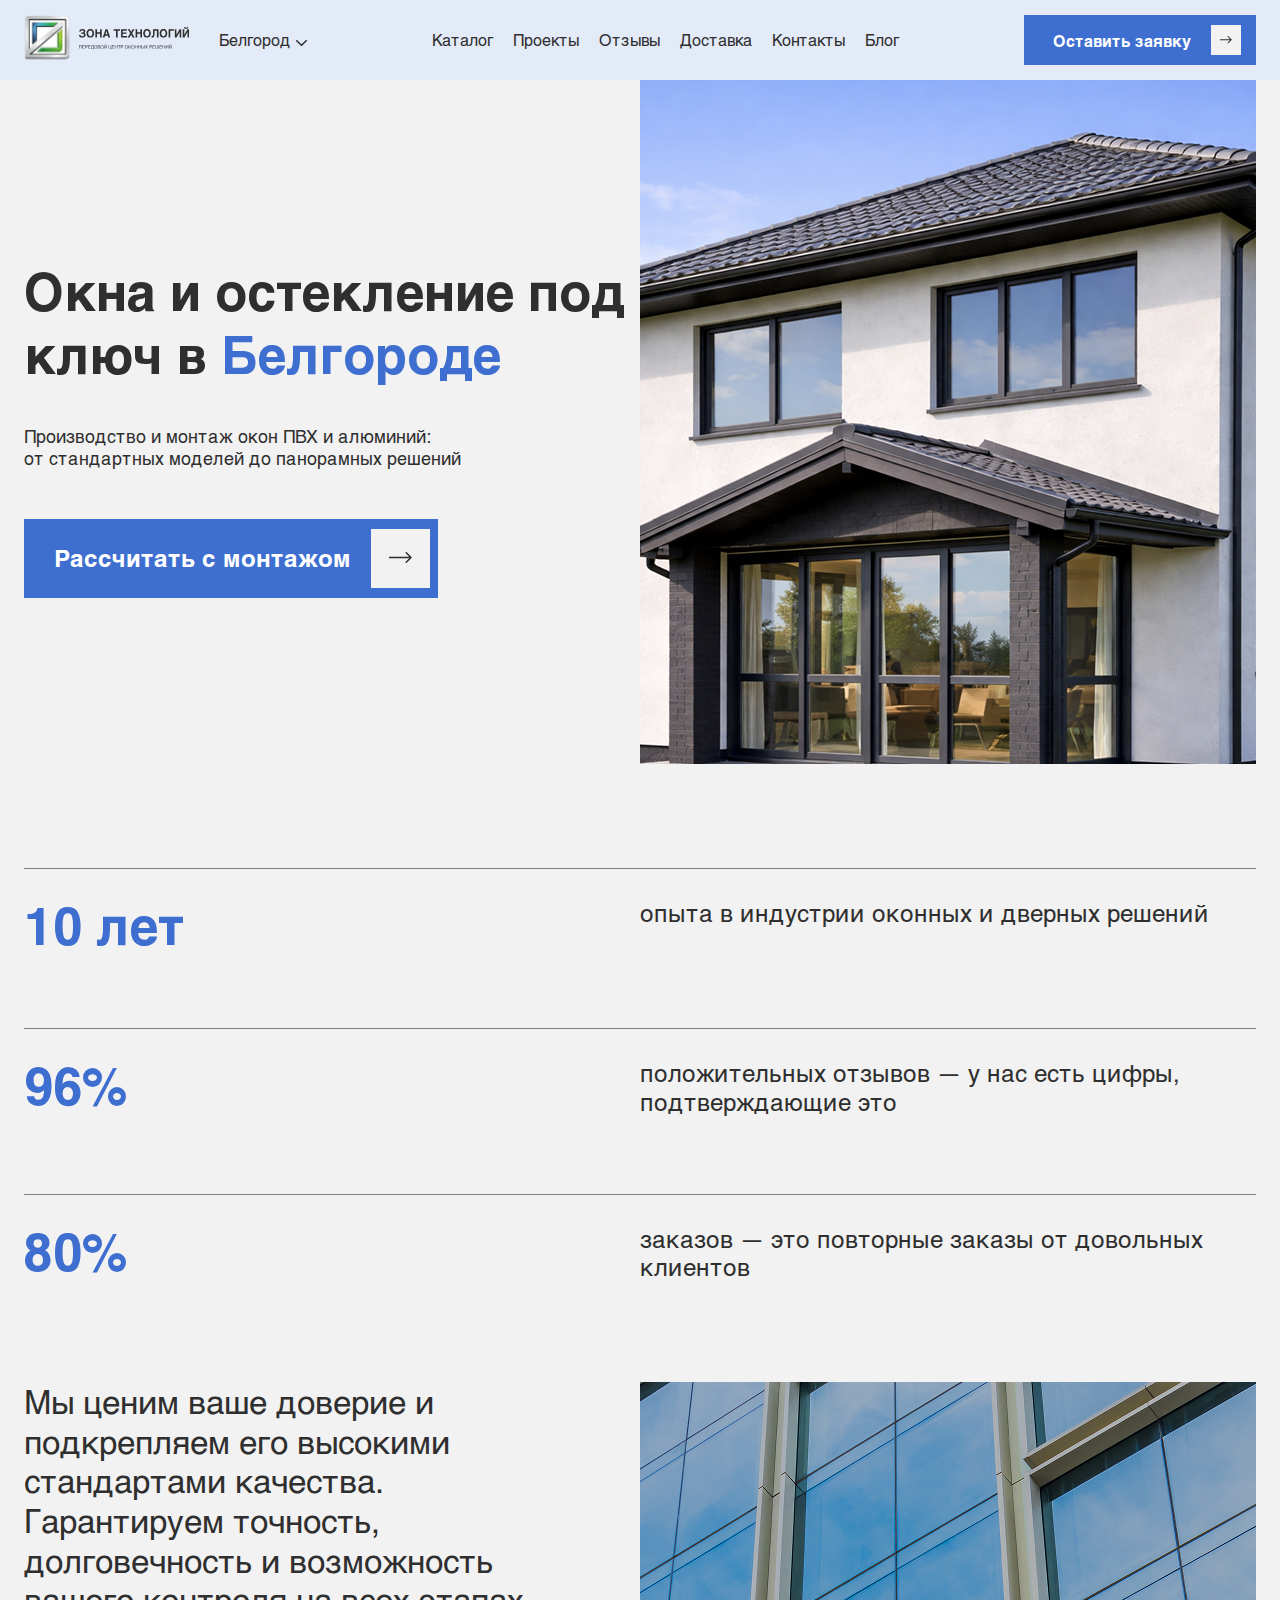
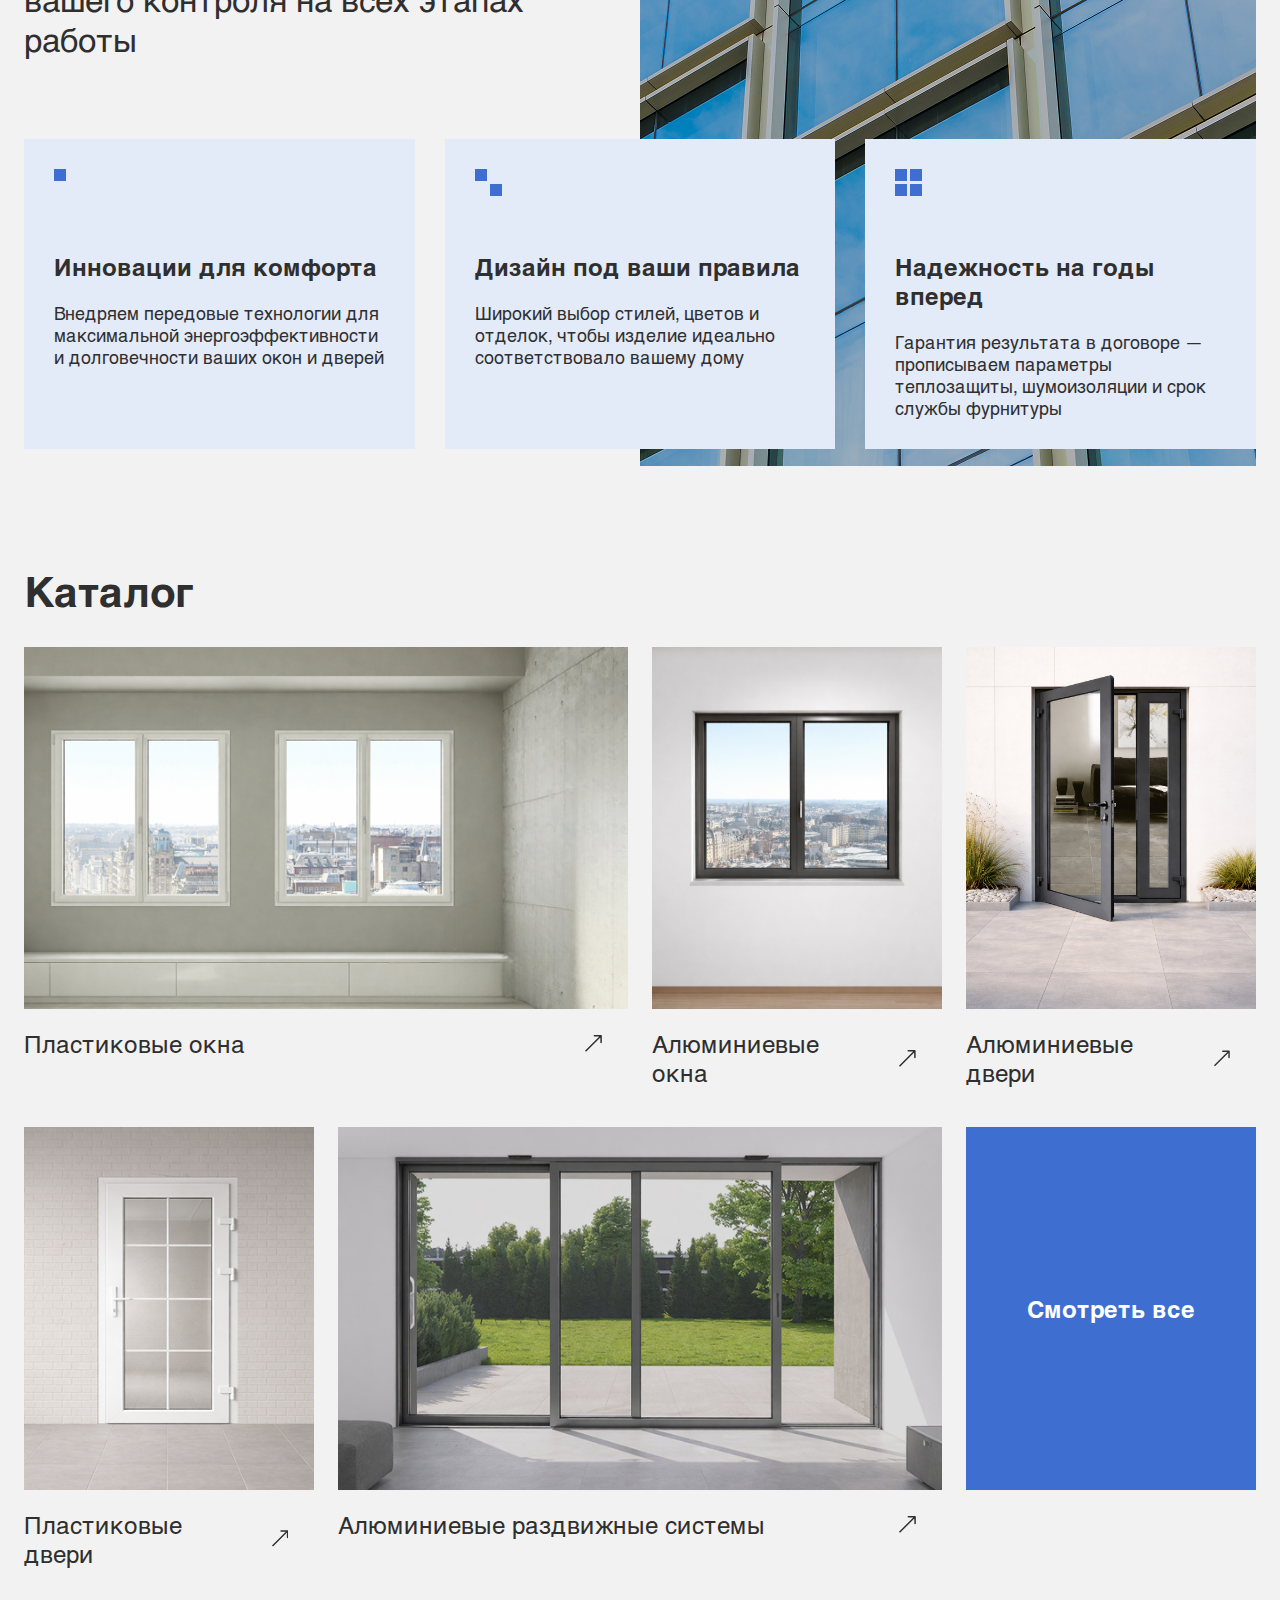
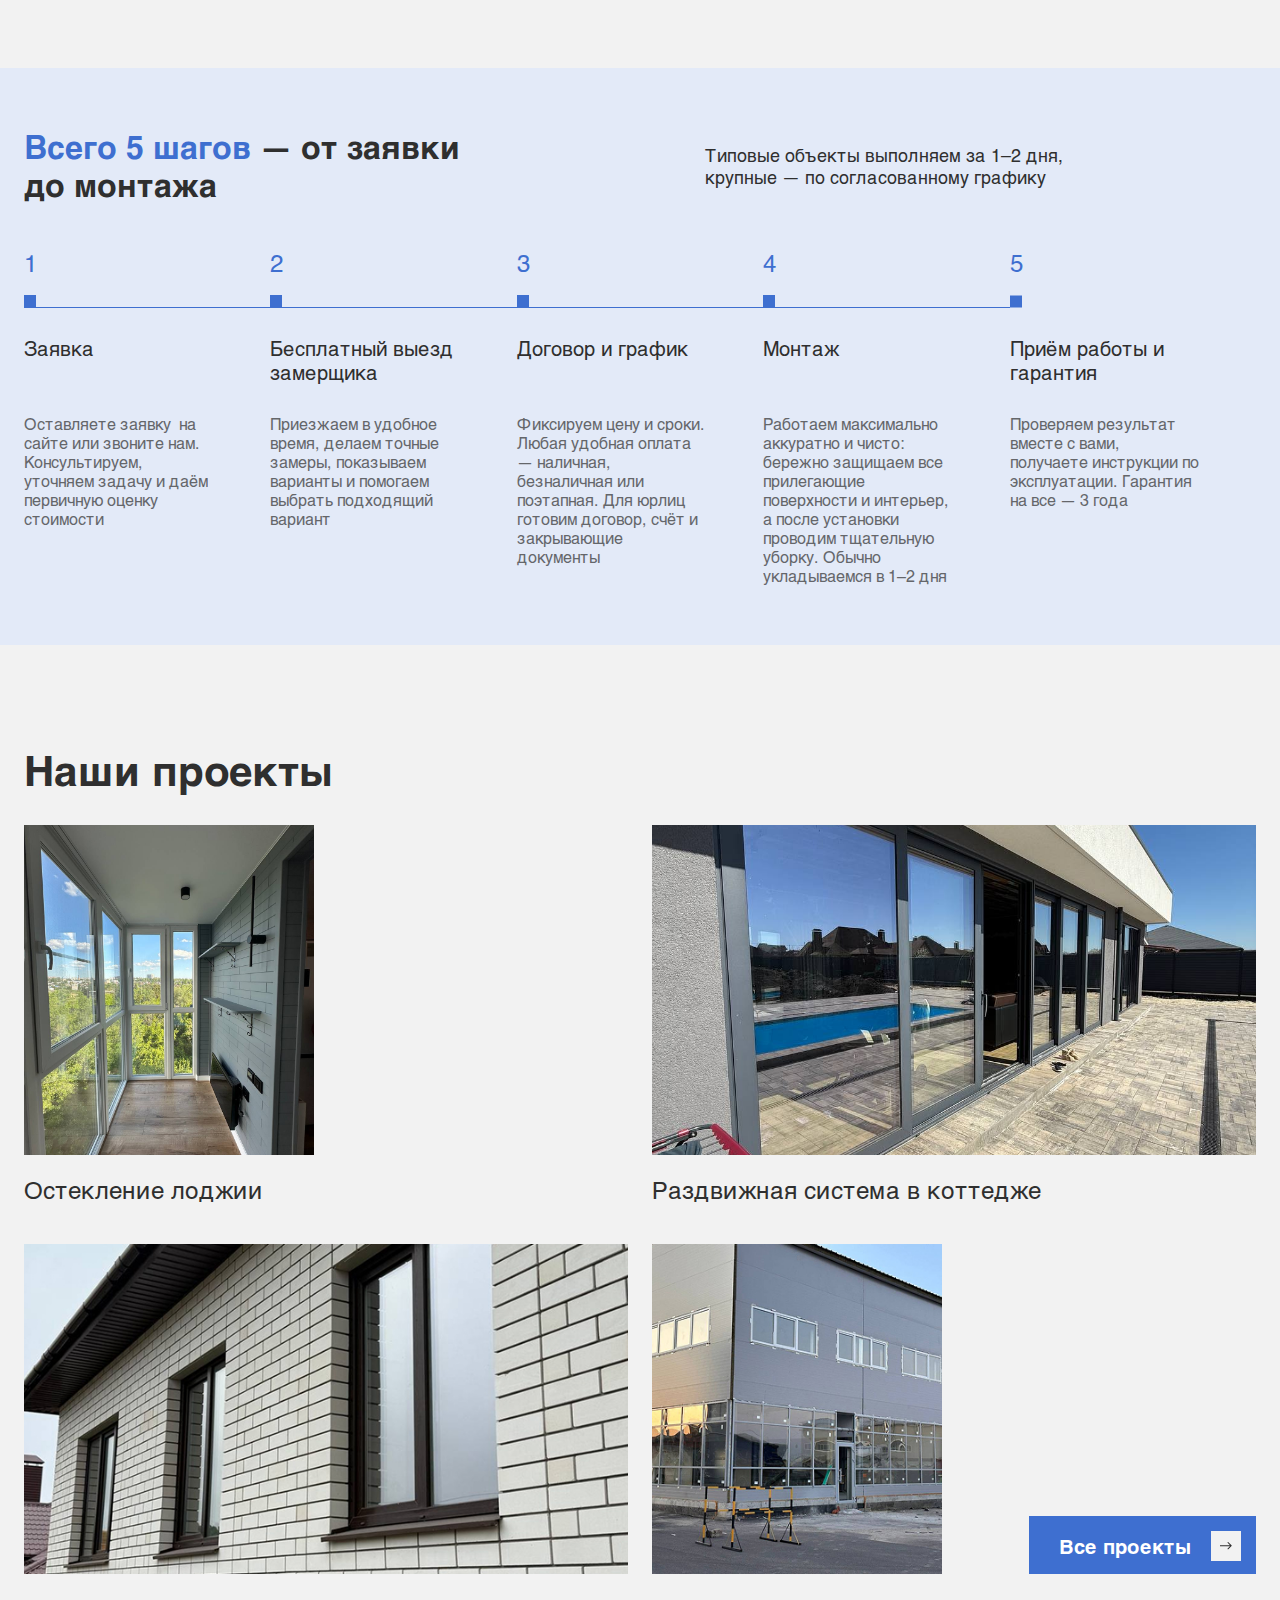
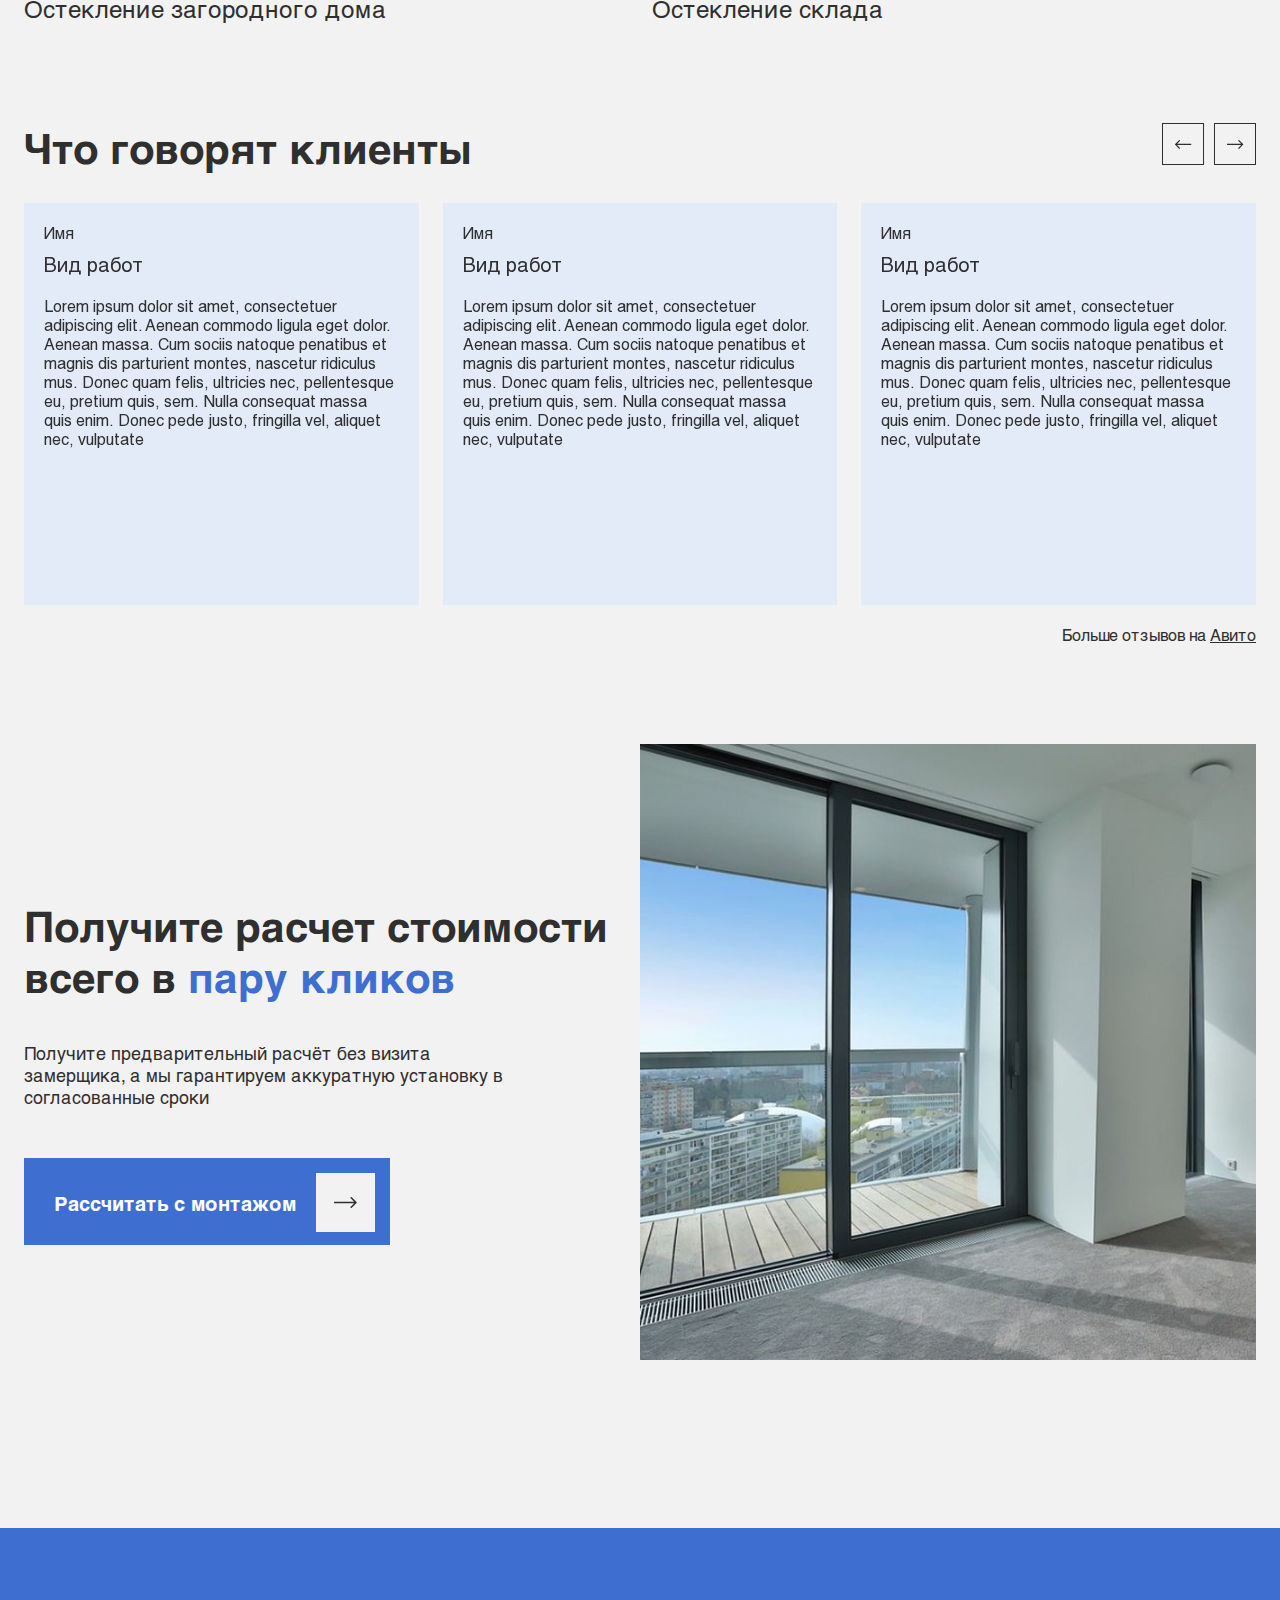
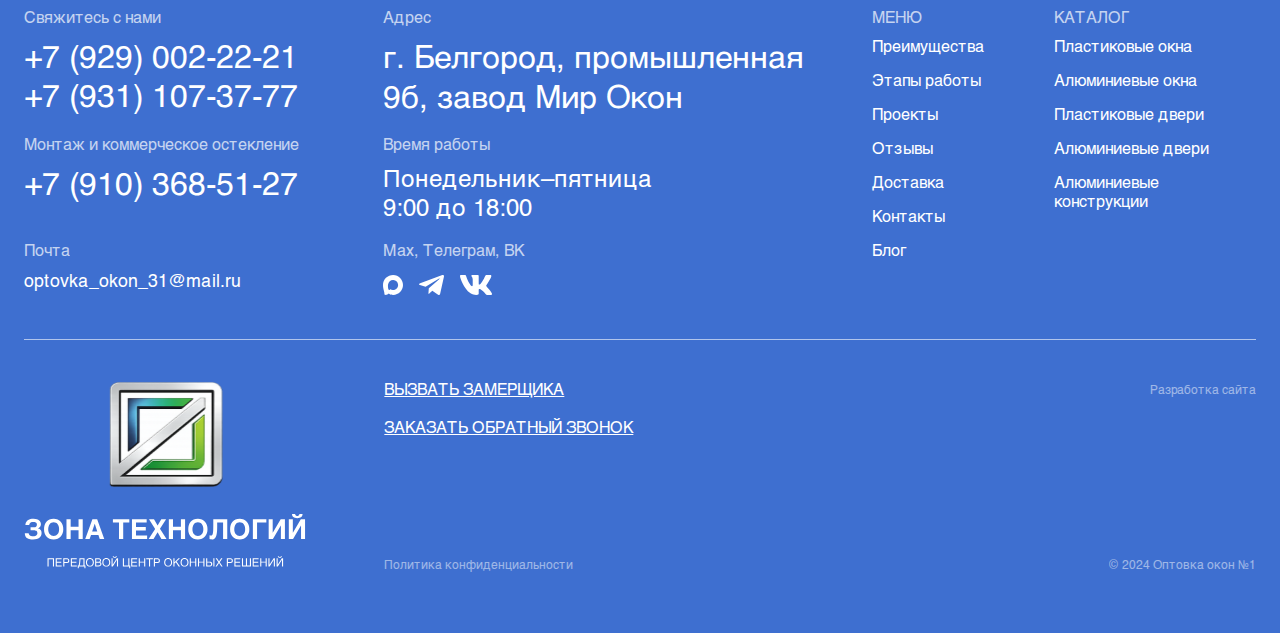
<file: index.html>
<!DOCTYPE html>
<html lang="ru">
<head>
    <meta charset="UTF-8">
    <meta name="viewport" content="width=device-width, initial-scale=1.0">
    <title>Windows</title>
    <link rel="stylesheet" href="./style.css">
</head>
<body>
    <header class="header">
        <div class="header__wrapper container">
            <div class="header__wrapper-left">
                <a href="index.html" class="logo"><img src="./assets/images/icons/logo.svg" alt="logo" /></a>
                <div class="city-select-wrapper">
                    <span class="city-text">Белгород</span>
                    <svg width="11" height="19" viewBox="0 0 11 19" fill="none">
                        <g clip-path="url(#clip0_479_2463)">
                        <path fill-rule="evenodd" clip-rule="evenodd" d="M6.08999 15.7855L10.776 11.2605C11.0747 10.9721 11.0747 10.5046 10.776 10.2163C10.4774 9.92791 9.99326 9.92791 9.69464 10.2163L5.49945 14.2659L1.30536 10.2163C1.00674 9.92791 0.522583 9.92791 0.223964 10.2163C-0.0746548 10.5046 -0.0746548 10.9721 0.223964 11.2605L4.91001 15.7855C5.04574 15.9166 5.21998 16 5.47566 16C5.73638 16 5.95019 15.9205 6.08999 15.7855Z" fill="#2F2F2F"/>
                        </g>
                        <defs>
                        <clipPath id="clip0_479_2463">
                        <rect width="11" height="19" fill="white"/>
                        </clipPath>
                        </defs>
                    </svg>
                    <select class="city-select">
                        <option>Белгород</option>
                        <option>Курск</option>
                        <option>Воронеж</option>
                        <option>Орёл</option>
                        <option>Брянск</option>
                        <option>Липецк</option>
                    </select>
                </div>
            </div>
            
            <nav class="header__nav">
                <ul class="header__nav-list">
                    <li class="nav-list__item"><a href="catalogue.html">Каталог</a></li>
                    <li class="nav-list__item"><a href="portfolio.html">Проекты</a></li>
                    <li class="nav-list__item"><a href="#reviews">Отзывы</a></li>
                    <li class="nav-list__item"><a href="delivery.html">Доставка</a></li>
                    <li class="nav-list__item"><a href="contacts.html">Контакты</a></li>
                    <li class="nav-list__item"><a href="blog.html">Блог</a></li>
                </ul>
            </nav>
            <button class="btn btn-arrow btn-header request-btn" id="request-btn" data-modal="request">
                <span>Оставить заявку</span>
                <div class="button-arrow header-arrow">
                    <svg width="12" height="8" viewBox="0 0 12 8" fill="none">
                        <path d="M11.54 4.03568C11.7353 3.84042 11.7353 3.52384 11.54 3.32858L8.35801 0.146596C8.16275 -0.0486665 7.84617 -0.0486665 7.65091 0.146596C7.45565 0.341858 7.45565 0.65844 7.65091 0.853702L10.4793 3.68213L7.65091 6.51056C7.45565 6.70582 7.45565 7.0224 7.65091 7.21766C7.84617 7.41293 8.16275 7.41293 8.35801 7.21766L11.54 4.03568ZM0 3.68213L-4.37114e-08 4.18213L11.1864 4.18213L11.1864 3.68213L11.1864 3.18213L4.37114e-08 3.18213L0 3.68213Z" fill="currentColor"/>
                    </svg>
                </div>
            </button>
            <div class="header__burger" aria-label="menu" role="button" tabindex="0">
                <span class="line line--top"></span>
                <span class="line line--bottom"></span>
            </div>
            
        </div>
        
    </header>
    <div class="burger-overlay"></div>
    <div class="burger-menu">
        
        <div class="burger-menu__level burger-menu__level--main active">

            <ul class="burger-menu__list">
                <li data-submenu="catalog">
                    Каталог
                    <svg width="6" height="11" viewBox="0 0 6 11" fill="none" xmlns="http://www.w3.org/2000/svg">
                        <path opacity="0.7" fill-rule="evenodd" clip-rule="evenodd" d="M5.78552 4.91001L1.2605 0.223964C0.972145 -0.0746555 0.504625 -0.0746555 0.216268 0.223964C-0.0720894 0.522583 -0.0720894 1.00674 0.216268 1.30536L4.2659 5.50055L0.216268 9.69464C-0.0720894 9.99326 -0.0720894 10.4774 0.216268 10.776C0.504625 11.0747 0.972145 11.0747 1.2605 10.776L5.78552 6.08999C5.91659 5.95426 6 5.78002 6 5.52434C6 5.26362 5.92052 5.04981 5.78552 4.91001Z" fill="#2F2F2F"/>
                    </svg>
                </li>
                <li>
                    <a href="portfolio.html">
                        Проекты
                        <svg width="6" height="11" viewBox="0 0 6 11" fill="none" xmlns="http://www.w3.org/2000/svg">
                            <path opacity="0.7" fill-rule="evenodd" clip-rule="evenodd" d="M5.78552 4.91001L1.2605 0.223964C0.972145 -0.0746555 0.504625 -0.0746555 0.216268 0.223964C-0.0720894 0.522583 -0.0720894 1.00674 0.216268 1.30536L4.2659 5.50055L0.216268 9.69464C-0.0720894 9.99326 -0.0720894 10.4774 0.216268 10.776C0.504625 11.0747 0.972145 11.0747 1.2605 10.776L5.78552 6.08999C5.91659 5.95426 6 5.78002 6 5.52434C6 5.26362 5.92052 5.04981 5.78552 4.91001Z" fill="#2F2F2F"/>
                        </svg>
                    </a>
                </li>
                <li>
                    <a href="#reviews">
                        Отзывы
                        <svg width="6" height="11" viewBox="0 0 6 11" fill="none" xmlns="http://www.w3.org/2000/svg">
                            <path opacity="0.7" fill-rule="evenodd" clip-rule="evenodd" d="M5.78552 4.91001L1.2605 0.223964C0.972145 -0.0746555 0.504625 -0.0746555 0.216268 0.223964C-0.0720894 0.522583 -0.0720894 1.00674 0.216268 1.30536L4.2659 5.50055L0.216268 9.69464C-0.0720894 9.99326 -0.0720894 10.4774 0.216268 10.776C0.504625 11.0747 0.972145 11.0747 1.2605 10.776L5.78552 6.08999C5.91659 5.95426 6 5.78002 6 5.52434C6 5.26362 5.92052 5.04981 5.78552 4.91001Z" fill="#2F2F2F"/>
                        </svg>
                    </a>
                </li>
                <li>
                    <a href="delivery.html">
                        Доставка
                        <svg width="6" height="11" viewBox="0 0 6 11" fill="none" xmlns="http://www.w3.org/2000/svg">
                            <path opacity="0.7" fill-rule="evenodd" clip-rule="evenodd" d="M5.78552 4.91001L1.2605 0.223964C0.972145 -0.0746555 0.504625 -0.0746555 0.216268 0.223964C-0.0720894 0.522583 -0.0720894 1.00674 0.216268 1.30536L4.2659 5.50055L0.216268 9.69464C-0.0720894 9.99326 -0.0720894 10.4774 0.216268 10.776C0.504625 11.0747 0.972145 11.0747 1.2605 10.776L5.78552 6.08999C5.91659 5.95426 6 5.78002 6 5.52434C6 5.26362 5.92052 5.04981 5.78552 4.91001Z" fill="#2F2F2F"/>
                        </svg>
                    </a>
                </li>
                <li>
                    <a href="contacts.html">
                        Контакты
                        <svg width="6" height="11" viewBox="0 0 6 11" fill="none" xmlns="http://www.w3.org/2000/svg">
                            <path opacity="0.7" fill-rule="evenodd" clip-rule="evenodd" d="M5.78552 4.91001L1.2605 0.223964C0.972145 -0.0746555 0.504625 -0.0746555 0.216268 0.223964C-0.0720894 0.522583 -0.0720894 1.00674 0.216268 1.30536L4.2659 5.50055L0.216268 9.69464C-0.0720894 9.99326 -0.0720894 10.4774 0.216268 10.776C0.504625 11.0747 0.972145 11.0747 1.2605 10.776L5.78552 6.08999C5.91659 5.95426 6 5.78002 6 5.52434C6 5.26362 5.92052 5.04981 5.78552 4.91001Z" fill="#2F2F2F"/>
                        </svg>
                    </a>
                </li>
                <li>
                    <a href="blog.html">
                        Блог
                        <svg width="6" height="11" viewBox="0 0 6 11" fill="none" xmlns="http://www.w3.org/2000/svg">
                            <path opacity="0.7" fill-rule="evenodd" clip-rule="evenodd" d="M5.78552 4.91001L1.2605 0.223964C0.972145 -0.0746555 0.504625 -0.0746555 0.216268 0.223964C-0.0720894 0.522583 -0.0720894 1.00674 0.216268 1.30536L4.2659 5.50055L0.216268 9.69464C-0.0720894 9.99326 -0.0720894 10.4774 0.216268 10.776C0.504625 11.0747 0.972145 11.0747 1.2605 10.776L5.78552 6.08999C5.91659 5.95426 6 5.78002 6 5.52434C6 5.26362 5.92052 5.04981 5.78552 4.91001Z" fill="#2F2F2F"/>
                        </svg>
                    </a>
                </li>
            </ul>

            <button class="btn btn-arrow btn-header request-btn" id="request-btn" data-modal="request">
                <p>Оставить заявку</p>
                <div class="button-arrow header-arrow">
                    <svg width="12" height="8" viewBox="0 0 12 8" fill="none">
                        <path d="M11.54 4.03568C11.7353 3.84042 11.7353 3.52384 11.54 3.32858L8.35801 0.146596C8.16275 -0.0486665 7.84617 -0.0486665 7.65091 0.146596C7.45565 0.341858 7.45565 0.65844 7.65091 0.853702L10.4793 3.68213L7.65091 6.51056C7.45565 6.70582 7.45565 7.0224 7.65091 7.21766C7.84617 7.41293 8.16275 7.41293 8.35801 7.21766L11.54 4.03568ZM0 3.68213L-4.37114e-08 4.18213L11.1864 4.18213L11.1864 3.68213L11.1864 3.18213L4.37114e-08 3.18213L0 3.68213Z" fill="currentColor"/>
                    </svg>
                </div>
            </button>

            <div class="burger-contacts">
                <div class="burger-tels">
                    <p class="footer-subtitle">Телефоны</p>
                    <a class="footer-tel" href="tel:+79290022221">+7 (929) 002-22-21</a><br>
                    <a class="footer-tel" href="tel:+79311073777">+7 (931) 107-37-77</a>
                </div>
                <div class="burger-socials">
                    <p class="footer-subtitle">Max, Телеграм, ВК</p>
                    <div class="burger-socials__wrapper">
                        <a href="#" aria-label="Telegram"><img class="burger-social-icon" src="./assets/images/icons/max-black.svg" alt="Telegram социальная сеть"></a>
                        <a href="#" aria-label="Telegram"><img class="burger-social-icon" src="./assets/images/icons/tg-black.svg" alt="Telegram социальная сеть"></a>
                        <a href="#" aria-label="VK"><img class="burger-social-icon" src="./assets/images/icons/vk-black.svg" alt="ВК социальная сеть"></a>
                    </div>
                </div>
            </div>
        </div>

        <div class="burger-menu__level burger-menu__level--catalog">
            <button class="burger-back">Каталог</button>

            <ul class="burger-menu__list">
                <li>
                    <a href="catalogue.html">
                        Пластиковые окна
                        <svg width="6" height="11" viewBox="0 0 6 11" fill="none" xmlns="http://www.w3.org/2000/svg">
                                <path opacity="0.7" fill-rule="evenodd" clip-rule="evenodd" d="M5.78552 4.91001L1.2605 0.223964C0.972145 -0.0746555 0.504625 -0.0746555 0.216268 0.223964C-0.0720894 0.522583 -0.0720894 1.00674 0.216268 1.30536L4.2659 5.50055L0.216268 9.69464C-0.0720894 9.99326 -0.0720894 10.4774 0.216268 10.776C0.504625 11.0747 0.972145 11.0747 1.2605 10.776L5.78552 6.08999C5.91659 5.95426 6 5.78002 6 5.52434C6 5.26362 5.92052 5.04981 5.78552 4.91001Z" fill="#2F2F2F"/>
                        </svg>
                    </a>
                </li>
                <li>
                    <a href="catalogue.html">
                    Алюминиевые окна
                        <svg width="6" height="11" viewBox="0 0 6 11" fill="none" xmlns="http://www.w3.org/2000/svg">
                            <path opacity="0.7" fill-rule="evenodd" clip-rule="evenodd" d="M5.78552 4.91001L1.2605 0.223964C0.972145 -0.0746555 0.504625 -0.0746555 0.216268 0.223964C-0.0720894 0.522583 -0.0720894 1.00674 0.216268 1.30536L4.2659 5.50055L0.216268 9.69464C-0.0720894 9.99326 -0.0720894 10.4774 0.216268 10.776C0.504625 11.0747 0.972145 11.0747 1.2605 10.776L5.78552 6.08999C5.91659 5.95426 6 5.78002 6 5.52434C6 5.26362 5.92052 5.04981 5.78552 4.91001Z" fill="#2F2F2F"/>
                        </svg>
                    </a>
                </li>
                <li>
                    <a href="catalogue.html">
                        Пластиковые двери
                        <svg width="6" height="11" viewBox="0 0 6 11" fill="none" xmlns="http://www.w3.org/2000/svg">
                                <path opacity="0.7" fill-rule="evenodd" clip-rule="evenodd" d="M5.78552 4.91001L1.2605 0.223964C0.972145 -0.0746555 0.504625 -0.0746555 0.216268 0.223964C-0.0720894 0.522583 -0.0720894 1.00674 0.216268 1.30536L4.2659 5.50055L0.216268 9.69464C-0.0720894 9.99326 -0.0720894 10.4774 0.216268 10.776C0.504625 11.0747 0.972145 11.0747 1.2605 10.776L5.78552 6.08999C5.91659 5.95426 6 5.78002 6 5.52434C6 5.26362 5.92052 5.04981 5.78552 4.91001Z" fill="#2F2F2F"/>
                        </svg>
                    </a>
                </li>
                <li>
                    <a href="catalogue.html">
                        Алюминиевые двери
                        <svg width="6" height="11" viewBox="0 0 6 11" fill="none" xmlns="http://www.w3.org/2000/svg">
                            <path opacity="0.7" fill-rule="evenodd" clip-rule="evenodd" d="M5.78552 4.91001L1.2605 0.223964C0.972145 -0.0746555 0.504625 -0.0746555 0.216268 0.223964C-0.0720894 0.522583 -0.0720894 1.00674 0.216268 1.30536L4.2659 5.50055L0.216268 9.69464C-0.0720894 9.99326 -0.0720894 10.4774 0.216268 10.776C0.504625 11.0747 0.972145 11.0747 1.2605 10.776L5.78552 6.08999C5.91659 5.95426 6 5.78002 6 5.52434C6 5.26362 5.92052 5.04981 5.78552 4.91001Z" fill="#2F2F2F"/>
                        </svg>
                    </a>
                </li>
                <li>
                    <a href="catalogue.html">
                        Алюминиевые конструкции
                        <svg width="6" height="11" viewBox="0 0 6 11" fill="none" xmlns="http://www.w3.org/2000/svg">
                            <path opacity="0.7" fill-rule="evenodd" clip-rule="evenodd" d="M5.78552 4.91001L1.2605 0.223964C0.972145 -0.0746555 0.504625 -0.0746555 0.216268 0.223964C-0.0720894 0.522583 -0.0720894 1.00674 0.216268 1.30536L4.2659 5.50055L0.216268 9.69464C-0.0720894 9.99326 -0.0720894 10.4774 0.216268 10.776C0.504625 11.0747 0.972145 11.0747 1.2605 10.776L5.78552 6.08999C5.91659 5.95426 6 5.78002 6 5.52434C6 5.26362 5.92052 5.04981 5.78552 4.91001Z" fill="#2F2F2F"/>
                        </svg>
                    </a>
                </li>
            </ul>
        </div>

    </div>

    <main>
        <section class="hero">
            <div class="hero__wrapper container">
                <div class="hero-content__wrapper">
                    <h1 class="hero-heading">
                        <span class="hero-title">Окна и остекление под ключ в </span> 
                        <span class="hero-city">Белгороде</span>
                    </h1>
                    <p class="hero-subtitle">Производство и монтаж окон ПВХ и алюминий: <br> 
                        от стандартных моделей до панорамных решений</p>
                    <button class="btn btn-arrow btn-hero request-btn" id="request-btn" data-modal="request">
                        <p class="hero-btn-text">Рассчитать с монтажом</p>
                        <div class="button-arrow hero-arrow">
                            <svg width="23" height="12" viewBox="0 0 23 12" fill="none">
                                <path d="M22.5303 6.05328C22.8232 5.76039 22.8232 5.28551 22.5303 4.99262L17.7574 0.21965C17.4645 -0.0732435 16.9896 -0.0732436 16.6967 0.21965C16.4038 0.512543 16.4038 0.987417 16.6967 1.28031L20.9393 5.52295L16.6967 9.76559C16.4038 10.0585 16.4038 10.5334 16.6967 10.8263C16.9896 11.1191 17.4645 11.1191 17.7574 10.8263L22.5303 6.05328ZM0 5.52295L-6.55671e-08 6.27295L22 6.27295L22 5.52295L22 4.77295L6.55671e-08 4.77295L0 5.52295Z" fill="currentColor"/>
                            </svg>
                        </div>
                    </button>
                </div>
                <div class="hero-image">
                    <img src="./assets/images/home/hero-image.jpg" alt="Дом с окнами">
                </div>
            </div>
        </section>
        <section class="numbers">
            <div class="numbers__wrapper container">
                <div class="numbers-content numbers-top">
                    <p class="number">10 лет</p>
                    <p class="number-text">опыта в индустрии оконных и дверных решений</p>
                </div>
                <div class="numbers-content numbers-middle">
                    <p class="number">96%</p>
                    <p class="number-text">положительных отзывов — 
                        у нас есть цифры, подтверждающие это</p>
                </div>
                <div class="numbers-content numbers-bottom">
                    <p class="number">80%</p>
                    <p class="number-text">заказов — это повторные заказы от довольных клиентов</p>
                </div>
            </div>
        </section>
        <section class="advantages">
            <div class="container">
                <div class="advantages__wrapper">

                    <div class="advantages-content">
                        <div class="advantages-top">
                            <p class="advantages-title">
                            Мы ценим ваше доверие и подкрепляем его высокими стандартами качества.
                            </p>

                            <p class="advantages-text">
                            Гарантируем точность, долговечность и возможность вашего контроля
                            на всех этапах работы
                            </p>
                        </div>
                        

                        <div class="advantages-cards">
                            <div class="adv-card">
                                <svg class="adv-card__icon" width="12" height="12" viewBox="0 0 12 12" fill="none">
                                    <rect width="12" height="12" fill="#3E6FD0"/>
                                </svg>
                                <h4 class="adv-card__title">Инновации для комфорта</h4>
                                <p>Внедряем передовые 
                                    технологии для максимальной энергоэффективности 
                                    и долговечности ваших окон и дверей</p>
                            </div>
                            <div class="adv-card">
                                <svg class="adv-card__icon" width="27" height="27" viewBox="0 0 27 27" fill="none" xmlns="http://www.w3.org/2000/svg">
                                    <rect width="12" height="12" fill="#3E6FD0"/>
                                    <rect x="15" y="15" width="12" height="12" fill="#3E6FD0"/>
                                </svg>
                                <h4 class="adv-card__title">Дизайн под ваши правила</h4>
                                <p>Широкий выбор стилей, цветов 
                                    и отделок, чтобы изделие идеально соответствовало вашему дому</p>
                            </div>
                            <div class="adv-card">
                                <svg class="adv-card__icon" width="27" height="27" viewBox="0 0 27 27" fill="none" xmlns="http://www.w3.org/2000/svg">
                                    <rect width="12" height="12" fill="#3E6FD0"/>
                                    <rect x="15" y="15" width="12" height="12" fill="#3E6FD0"/>
                                    <rect y="27" width="12" height="12" transform="rotate(-90 0 27)" fill="#3E6FD0"/>
                                    <rect x="15" y="12" width="12" height="12" transform="rotate(-90 15 12)" fill="#3E6FD0"/>
                                </svg>
                                <h4 class="adv-card__title">Надежность на годы вперед</h4>
                                <p>Гарантия результата в договоре — прописываем параметры теплозащиты, шумоизоляции 
                                    и срок службы фурнитуры</p>
                            </div>
                        </div>
                    </div>
                </div>
            </div>
        </section>
        <section class="catalogue">
            <div class="catalogue__wrapper container">
                <h2>Каталог</h2>
                <div class="catalogue__content">
                    <div class="catalogue-item item-1">
                        <div class="catalogue-image__wrapper">
                            <img class="catalogue-item__image" src="./assets/images/home/catalogue-1.jpg" alt="">
                        </div>
                        <div class="catalogue-item__title">
                            <p>Пластиковые окна</p>
                            <svg width="17" height="17" viewBox="0 0 17 17" fill="none" xmlns="http://www.w3.org/2000/svg">
                                <path d="M16.8367 0.750047C16.8367 0.335834 16.5009 4.77166e-05 16.0867 4.71898e-05L9.33668 4.8117e-05C8.92247 4.74427e-05 8.58668 0.335834 8.58668 0.750048C8.58668 1.16426 8.92247 1.50005 9.33668 1.50005L15.3367 1.50005L15.3367 7.50005C15.3367 7.91426 15.6725 8.25005 16.0867 8.25005C16.5009 8.25005 16.8367 7.91426 16.8367 7.50005L16.8367 0.750047ZM0.530334 16.3064L1.06066 16.8367L16.617 1.28038L16.0867 0.750048L15.5564 0.219717L4.39584e-06 15.7761L0.530334 16.3064Z" fill="#2F2F2F"/>
                            </svg>
                        </div>
                    </div>
                    <div class="catalogue-item item-2">
                        <div class="catalogue-image__wrapper">
                            <img class="catalogue-item__image" src="./assets/images/home/catalogue-2.png" alt="">
                        </div>
                        <div class="catalogue-item__title">
                            <p>Алюминиевые окна</p>
                            <svg width="17" height="17" viewBox="0 0 17 17" fill="none" xmlns="http://www.w3.org/2000/svg">
                                <path d="M16.8367 0.750047C16.8367 0.335834 16.5009 4.77166e-05 16.0867 4.71898e-05L9.33668 4.8117e-05C8.92247 4.74427e-05 8.58668 0.335834 8.58668 0.750048C8.58668 1.16426 8.92247 1.50005 9.33668 1.50005L15.3367 1.50005L15.3367 7.50005C15.3367 7.91426 15.6725 8.25005 16.0867 8.25005C16.5009 8.25005 16.8367 7.91426 16.8367 7.50005L16.8367 0.750047ZM0.530334 16.3064L1.06066 16.8367L16.617 1.28038L16.0867 0.750048L15.5564 0.219717L4.39584e-06 15.7761L0.530334 16.3064Z" fill="#2F2F2F"/>
                            </svg>
                        </div>
                    </div>
                    <div class="catalogue-item item-3">
                        <div class="catalogue-image__wrapper">
                            <img class="catalogue-item__image" src="./assets/images/home/catalogue-3.png" alt="">
                        </div>
                        <div class="catalogue-item__title">
                            <p>Алюминиевые двери</p>
                            <svg width="17" height="17" viewBox="0 0 17 17" fill="none" xmlns="http://www.w3.org/2000/svg">
                                <path d="M16.8367 0.750047C16.8367 0.335834 16.5009 4.77166e-05 16.0867 4.71898e-05L9.33668 4.8117e-05C8.92247 4.74427e-05 8.58668 0.335834 8.58668 0.750048C8.58668 1.16426 8.92247 1.50005 9.33668 1.50005L15.3367 1.50005L15.3367 7.50005C15.3367 7.91426 15.6725 8.25005 16.0867 8.25005C16.5009 8.25005 16.8367 7.91426 16.8367 7.50005L16.8367 0.750047ZM0.530334 16.3064L1.06066 16.8367L16.617 1.28038L16.0867 0.750048L15.5564 0.219717L4.39584e-06 15.7761L0.530334 16.3064Z" fill="#2F2F2F"/>
                            </svg>
                        </div>
                    </div>
                    <div class="catalogue-item item-4">
                        <div class="catalogue-image__wrapper">
                            <img class="catalogue-item__image" src="./assets/images/home/catalogue-4.jpg" alt="">
                        </div>
                        <div class="catalogue-item__title">
                            <p>Пластиковые двери</p>
                            <svg width="17" height="17" viewBox="0 0 17 17" fill="none" xmlns="http://www.w3.org/2000/svg">
                                <path d="M16.8367 0.750047C16.8367 0.335834 16.5009 4.77166e-05 16.0867 4.71898e-05L9.33668 4.8117e-05C8.92247 4.74427e-05 8.58668 0.335834 8.58668 0.750048C8.58668 1.16426 8.92247 1.50005 9.33668 1.50005L15.3367 1.50005L15.3367 7.50005C15.3367 7.91426 15.6725 8.25005 16.0867 8.25005C16.5009 8.25005 16.8367 7.91426 16.8367 7.50005L16.8367 0.750047ZM0.530334 16.3064L1.06066 16.8367L16.617 1.28038L16.0867 0.750048L15.5564 0.219717L4.39584e-06 15.7761L0.530334 16.3064Z" fill="#2F2F2F"/>
                            </svg>
                        </div>
                    </div>
                    <div class="catalogue-item item-5">
                        <div class="catalogue-image__wrapper">
                            <img class="catalogue-item__image" src="./assets/images/home/catalogue-5.jpg" alt="">
                        </div>
                        <div class="catalogue-item__title">
                            <p>Алюминиевые раздвижные системы</p>
                            <svg width="17" height="17" viewBox="0 0 17 17" fill="none" xmlns="http://www.w3.org/2000/svg">
                                <path d="M16.8367 0.750047C16.8367 0.335834 16.5009 4.77166e-05 16.0867 4.71898e-05L9.33668 4.8117e-05C8.92247 4.74427e-05 8.58668 0.335834 8.58668 0.750048C8.58668 1.16426 8.92247 1.50005 9.33668 1.50005L15.3367 1.50005L15.3367 7.50005C15.3367 7.91426 15.6725 8.25005 16.0867 8.25005C16.5009 8.25005 16.8367 7.91426 16.8367 7.50005L16.8367 0.750047ZM0.530334 16.3064L1.06066 16.8367L16.617 1.28038L16.0867 0.750048L15.5564 0.219717L4.39584e-06 15.7761L0.530334 16.3064Z" fill="#2F2F2F"/>
                            </svg>
                        </div>
                    </div>
                    <div class="catalogue-item item-6">
                        
                        <div class="catalogue-btn__bg">
                            <p>Смотреть все</p>
                        </div>
                    </div>
                </div>
            </div>
        </section>
        <section class="steps">
            <div class="container">

                <div class="steps__wrapper">
                    <div class="steps__top">
                        <h3><span class="steps-title--blue">Всего 5 шагов</span> — от заявки <br> до монтажа</h3>
                        <p>Типовые объекты выполняем за 1–2 дня, <br> крупные — по согласованному графику</p>
                    </div>
                    <div class="steps__bottom">
                        <div class="steps__card steps__card--line">
                            <div class="steps__card-number">
                                <p>1</p>
                                <svg width="12" height="12" viewBox="0 0 12 12" fill="none" xmlns="http://www.w3.org/2000/svg">
                                    <rect width="12" height="12" fill="#3E6FD0"/>
                                </svg>
                            </div>
                            <div class="steps__card-content">
                                <h5 class="steps__card-title">Заявка</h5>
                                <p class="steps__card-description">Оставляете заявку 
                                на сайте или звоните нам. Консультируем, уточняем задачу и даём первичную оценку стоимости</p>
                            </div>
                        </div>
                        <div class="steps__card steps__card--line">
                            <div class="steps__card-number">
                                <p>2</p>
                                <svg width="12" height="12" viewBox="0 0 12 12" fill="none" xmlns="http://www.w3.org/2000/svg">
                                    <rect width="12" height="12" fill="#3E6FD0"/>
                                </svg>
                            </div>
                            <div class="steps__card-content">
                                <h5 class="steps__card-title">Бесплатный выезд
                                    замерщика </h5>
                                <p class="steps__card-description">Приезжаем в удобное время, делаем точные замеры, показываем варианты 
                                    и помогаем выбрать подходящий вариант</p>
                            </div>
                        </div>
                        <div class="steps__card steps__card--line">
                            <div class="steps__card-number">
                                <p>3</p>
                                <svg width="12" height="12" viewBox="0 0 12 12" fill="none" xmlns="http://www.w3.org/2000/svg">
                                    <rect width="12" height="12" fill="#3E6FD0"/>
                                </svg>
                            </div>
                            <div class="steps__card-content">
                                <h5 class="steps__card-title">Договор и график</h5>
                                <p class="steps__card-description">Фиксируем цену и сроки. Любая удобная оплата — наличная, безналичная или поэтапная. 
                                    Для юрлиц готовим договор, счёт и закрывающие документы</p>
                            </div>
                        </div>
                        <div class="steps__card steps__card--line">
                            <div class="steps__card-number">
                                <p>4</p>
                                <svg width="12" height="12" viewBox="0 0 12 12" fill="none" xmlns="http://www.w3.org/2000/svg">
                                    <rect width="12" height="12" fill="#3E6FD0"/>
                                </svg>
                            </div>
                            <div class="steps__card-content">
                                <h5 class="steps__card-title">Монтаж</h5>
                                <p class="steps__card-description">Работаем максимально аккуратно и чисто: бережно защищаем все прилегающие поверхности 
                                    и интерьер, а после установки проводим тщательную уборку. Обычно укладываемся в 1–2 дня</p>
                            </div>
                        </div>
                        <div class="steps__card">
                            <div class="steps__card-number no-line">
                                <p>5</p>
                                <svg width="12" height="13" viewBox="0 0 12 12" fill="none" xmlns="http://www.w3.org/2000/svg">
                                    <rect width="12" height="12" fill="#3E6FD0"/>
                                </svg>
                            </div>
                            <div class="steps__card-content">
                                <h5 class="steps__card-title">Приём работы и гарантия</h5>
                                <p class="steps__card-description">Проверяем результат вместе с вами, получаете инструкции 
                                    по эксплуатации. Гарантия на все — 3 года</p>
                            </div>
                            
                        </div>
                    </div>

                    
                </div>
                            
            </div>
        </section>
        <section class="projects">
            <div class="projects__wrapper container">
                <h2>Наши проекты</h2>
                <div class="projects__content">
                    <div class="project-item project-item-1">
                        <div class="project-image__wrapper">
                            <img class="project-item__image" src="./assets/images/home/portfolio-1.jpg" alt="Проект компании">
                        </div>
                        <p class="project-item__title">Остекление лоджии</p>
                    </div>
                    <div class="project-item project-item-2">
                    </div>
                    <div class="project-item project-item-3">
                        <div class="project-image__wrapper">
                            <img class="project-item__image" src="./assets/images/home/portfolio-2.jpg" alt="Проект компании">
                        </div>
                        <p class="project-item__title">Раздвижная система в коттедже</p>
                    </div>
                    <div class="project-item project-item-4">
                        <div class="project-image__wrapper">
                            <img class="project-item__image" src="./assets/images/home/portfolio-3.jpg" alt="Проект компании">
                        </div>
                        <p class="project-item__title">Остекление загородного дома</p>
                    </div>
                    <div class="project-item project-item-5">
                        <div class="project-image__wrapper">
                            <img class="project-item__image" src="./assets/images/home/portfolio-4.jpg" alt="Проект компании">
                        </div>
                        <p class="project-item__title">Остекление склада</p>
                    </div>
                    <div class="project-item project-item-6">
                        <div class="project-image__wrapper project-btn__wrapper">
                            <div class="project-btn btn">
                                <a href="portfolio.html" class="btn btn-arrow btn-projects">
                                    <p>Все проекты</p>
                                    <div class="button-arrow header-arrow">
                                        <svg width="12" height="8" viewBox="0 0 12 8" fill="none">
                                            <path d="M11.54 4.03568C11.7353 3.84042 11.7353 3.52384 11.54 3.32858L8.35801 0.146596C8.16275 -0.0486665 7.84617 -0.0486665 7.65091 0.146596C7.45565 0.341858 7.45565 0.65844 7.65091 0.853702L10.4793 3.68213L7.65091 6.51056C7.45565 6.70582 7.45565 7.0224 7.65091 7.21766C7.84617 7.41293 8.16275 7.41293 8.35801 7.21766L11.54 4.03568ZM0 3.68213L-4.37114e-08 4.18213L11.1864 4.18213L11.1864 3.68213L11.1864 3.18213L4.37114e-08 3.18213L0 3.68213Z" fill="currentColor"/>
                                        </svg>
                                    </div>
                                </a>
                            </div>
                        </div>
                    </div>
                </div>
            </div>
        </section>
        <section class="reviews" id="reviews">
            <div class="reviews__wrapper container">
                <h2>Что говорят клиенты</h2>
                <div class="reviews-arrows__wrapper">
                    <div class="reviews-arrow prev">
                        <svg width="17" height="9" viewBox="0 0 17 9" fill="none" xmlns="http://www.w3.org/2000/svg">
                            <path d="M0.175739 3.9941C-0.0585746 4.22841 -0.0585747 4.60831 0.175739 4.84263L3.99412 8.661C4.22843 8.89532 4.60833 8.89532 4.84264 8.661C5.07696 8.42669 5.07696 8.04679 4.84264 7.81248L1.44853 4.41836L4.84265 1.02425C5.07696 0.789936 5.07696 0.410037 4.84265 0.175723C4.60833 -0.058592 4.22843 -0.058592 3.99412 0.175722L0.175739 3.9941ZM16.261 4.41837L16.261 3.81837L0.600004 3.81836L0.600004 4.41836L0.600004 5.01836L16.261 5.01837L16.261 4.41837Z" fill="#2F2F2F"/>
                        </svg>
                    </div>
                    <div class="reviews-arrow next">
                        <svg width="17" height="9" viewBox="0 0 17 9" fill="none" xmlns="http://www.w3.org/2000/svg">
                            <path d="M16.0853 4.84263C16.3196 4.60832 16.3196 4.22842 16.0853 3.9941L12.2669 0.175726C12.0326 -0.0585889 11.6527 -0.0585889 11.4184 0.175726C11.1841 0.41004 11.1841 0.789939 11.4184 1.02425L14.8125 4.41837L11.4184 7.81248C11.1841 8.04679 11.1841 8.42669 11.4184 8.66101C11.6527 8.89532 12.0326 8.89532 12.2669 8.66101L16.0853 4.84263ZM0 4.41837L-5.24537e-08 5.01837L15.661 5.01837L15.661 4.41837L15.661 3.81837L5.24537e-08 3.81837L0 4.41837Z" fill="#2F2F2F"/>
                        </svg>
                    </div>
                </div>
                <div class="reviews-slider">
                    <div class="slider-viewport">
                        <div class="slider-track">
                            <div class="review-card">
                                <p class="review-card__name">Имя</p>
                                <p class="review-card__title">Вид работ</p>
                                <p>Lorem ipsum dolor sit amet, consectetuer adipiscing elit. Aenean commodo ligula eget dolor. Aenean massa. Cum sociis natoque penatibus et magnis dis parturient montes, nascetur ridiculus mus. Donec quam felis, ultricies nec, pellentesque eu, pretium quis, sem. Nulla consequat massa quis enim. Donec pede justo, fringilla vel, aliquet nec, vulputate</p>
                            </div>
                            <div class="review-card">
                                <p class="review-card__name">Имя</p>
                                <p class="review-card__title">Вид работ</p>
                                <p>Lorem ipsum dolor sit amet, consectetuer adipiscing elit. Aenean commodo ligula eget dolor. Aenean massa. Cum sociis natoque penatibus et magnis dis parturient montes, nascetur ridiculus mus. Donec quam felis, ultricies nec, pellentesque eu, pretium quis, sem. Nulla consequat massa quis enim. Donec pede justo, fringilla vel, aliquet nec, vulputate</p>
                            </div>
                            <div class="review-card">
                                <p class="review-card__name">Имя</p>
                                <p class="review-card__title">Вид работ</p>
                                <p>Lorem ipsum dolor sit amet, consectetuer adipiscing elit. Aenean commodo ligula eget dolor. Aenean massa. Cum sociis natoque penatibus et magnis dis parturient montes, nascetur ridiculus mus. Donec quam felis, ultricies nec, pellentesque eu, pretium quis, sem. Nulla consequat massa quis enim. Donec pede justo, fringilla vel, aliquet nec, vulputate</p>
                            </div>
                            <div class="review-card">
                                <p class="review-card__name">Имя</p>
                                <p class="review-card__title">Вид работ</p>
                                <p>Lorem ipsum dolor sit amet, consectetuer adipiscing elit. Aenean commodo ligula eget dolor. Aenean massa. Cum sociis natoque penatibus et magnis dis parturient montes, nascetur ridiculus mus. Donec quam felis, ultricies nec, pellentesque eu, pretium quis, sem. Nulla consequat massa quis enim. Donec pede justo, fringilla vel, aliquet nec, vulputate</p>
                            </div>
                            <div class="review-card">
                                <p class="review-card__name">Имя</p>
                                <p class="review-card__title">Вид работ</p>
                                <p>Lorem ipsum dolor sit amet, consectetuer adipiscing elit. Aenean commodo ligula eget dolor. Aenean massa. Cum sociis natoque penatibus et magnis dis parturient montes, nascetur ridiculus mus. Donec quam felis, ultricies nec, pellentesque eu, pretium quis, sem. Nulla consequat massa quis enim. Donec pede justo, fringilla vel, aliquet nec, vulputate.Lorem ipsum dolor sit amet, consectetuer adipiscing elit. Aenean commodo ligula eget dolor. Aenean massa. Cum sociis natoque penatibus et magnis dis parturient montes, nascetur ridiculus mus. Donec quam felis, ultricies nec, pellentesque eu, pretium quis, sem. Nulla consequat massa quis enim. Donec pede justo, fringilla vel, aliquet nec, vulputate</p>
                            </div>
                        </div>
                    </div>
                </div>
                
                <a class="reviews-link" href="#" target="_blank">Больше отзывов на <span class="reviews-link-title">Авито</span></a>

            </div>
            
        </section>
        <section class="calculator">
            <div class="calculator__wrapper container">
                <div class="calculator-content__wrapper">
                    <h2 class="calculator-title">Получите расчет стоимости всего в <span class="calculator-span">пару кликов</span></h2>
                    <p class="calculator-subtitle">Получите предварительный расчёт без визита замерщика, а мы гарантируем аккуратную установку в согласованные сроки</p>
                    <button class="btn btn-arrow btn-projects request-btn" id="request-btn">
                        <p>Рассчитать с монтажом</p>
                        <div class="button-arrow hero-arrow">
                            <svg width="23" height="12" viewBox="0 0 23 12" fill="none">
                                <path d="M22.5303 6.05328C22.8232 5.76039 22.8232 5.28551 22.5303 4.99262L17.7574 0.21965C17.4645 -0.0732435 16.9896 -0.0732436 16.6967 0.21965C16.4038 0.512543 16.4038 0.987417 16.6967 1.28031L20.9393 5.52295L16.6967 9.76559C16.4038 10.0585 16.4038 10.5334 16.6967 10.8263C16.9896 11.1191 17.4645 11.1191 17.7574 10.8263L22.5303 6.05328ZM0 5.52295L-6.55671e-08 6.27295L22 6.27295L22 5.52295L22 4.77295L6.55671e-08 4.77295L0 5.52295Z" fill="currentColor"/>
                            </svg>
                        </div>
                    </button>
                </div>
                <div class="calculator-image">
                    <img src="./assets/images/home/calculator.jpg" alt="Квартира с окнами">
                </div>
            </div>
        </section>
    </main>
    <footer class="footer">
        <div class="container">
            <div class="footer-top">
                <div class="footer-top-left">
                    <div class="footer-item--small tel">
                        <p class="footer-subtitle">Свяжитесь с нами</p>

                        <a class="footer-tel" href="tel:+79290022221">+7 (929) 002-22-21</a><br>
                        <a class="footer-tel" href="tel:+79311073777">+7 (931) 107-37-77</a>
                    </div>
                    <div class="footer-item--big address">
                        <p class="footer-subtitle">Адрес</p>
                        <p class="footer-address">г. Белгород, промышленная 9б, завод Мир Окон</p>
                    </div>
                    <div class="footer-item--small montage">
                        <p class="footer-subtitle">Монтаж и коммерческое остекление</p>
                        <a class="footer-tel" href="tel:+79103685127">+7 (910) 368-51-27</a>
                    </div>
                    <div class="footer-socials-mobile">
                        <p class="footer-subtitle">Max, Телеграм, ВК</p>
                        <div class="footer-socials">
                            <a href="#" aria-label="Telegram"><img src="./assets/images/icons/max.svg" alt="Telegram социальная сеть"></a>
                            <a href="#" aria-label="Telegram"><img src="./assets/images/icons/tg.svg" alt="Telegram социальная сеть"></a>
                            <a href="#" aria-label="VK"><img src="./assets/images/icons/vk.svg" alt="ВК социальная сеть"></a>
                        </div>
                    </div>
                    
                    <div class="footer-item--big time">
                        <p class="footer-subtitle">Время работы</p>
                        <p class="footer-time-info">Понедельник–пятница<br>9:00 до 18:00</p>
                    </div>
                    <div class="footer-item-contacts__wrapper">
                        <div class="footer-item--small">
                            <p class="footer-subtitle">Почта</p>
                            <a class="footer-email-info" href="mailto:optovka_okon_31@mail.ru">optovka_okon_31@mail.ru</a>
                        </div>
                        <div class="footer-item--big">
                            <p class="footer-subtitle">Max, Телеграм, ВК</p>
                            <div class="footer-socials">
                                <a href="#" aria-label="Telegram"><img src="./assets/images/icons/max.svg" alt="Telegram социальная сеть"></a>
                                <a href="#" aria-label="Telegram"><img src="./assets/images/icons/tg.svg" alt="Telegram социальная сеть"></a>
                                <a href="#" aria-label="VK"><img src="./assets/images/icons/vk.svg" alt="ВК социальная сеть"></a>
                            </div>
                        </div>
                    </div>
                </div>
                <div class="footer-top-right">
                    <div class="footer-item--small footer-right-contacts__wrapper">
                        <div class="footer-mail">
                            <p class="footer-subtitle">Почта</p>
                            <a class="footer-email-info"  href="mailto:optovka_okon_31@mail.ru">optovka_okon_31@mail.ru</a>
                        </div>
                        <div class="footer-socials__wrapper">
                            <p class="footer-subtitle">Max, Телеграм, ВК</p>
                            <div class="footer-socials">
                                <a href="#" aria-label="Telegram"><img src="./assets/images/icons/max.svg" alt="Telegram социальная сеть"></a>
                                <a href="#" aria-label="Telegram"><img src="./assets/images/icons/tg.svg" alt="Telegram социальная сеть"></a>
                                <a href="#" aria-label="VK"><img src="./assets/images/icons/vk.svg" alt="ВК социальная сеть"></a>
                            </div>
                        </div>
                    </div>
                    <div class="footer-actions__wrapper--mobile">
                            <div class="footer-action measure-btn" data-modal="measure">ВЫЗВАТЬ ЗАМЕРЩИКА</div>
                            <div class="footer-action callback-request" data-modal="callback">ЗАКАЗАТЬ ОБРАТНЫЙ ЗВОНОК</div>
                    </div>
                    <div class="footer-menu-catalogue">
                        <div class="footer-menu">
                            <p class="footer-subtitle">МЕНЮ</p>
                            <ul class="footer-list">
                                <li><a href="#">Преимущества</a></li>
                                <li><a href="#">Этапы работы</a></li>
                                <li><a href="#">Проекты</a></li>
                                <li><a href="#">Отзывы</a></li>
                                <li><a href="#">Доставка</a></li>
                                <li><a href="#">Контакты</a></li>
                                <li><a href="#">Блог</a></li>
                            </ul>
                        </div>
                        <div class="footer-catalogue">
                            <p class="footer-subtitle">КАТАЛОГ</p>
                            <ul class="footer-list">
                                <li><a href="#">Пластиковые окна</a></li>
                                <li><a href="#">Алюминиевые окна</a></li>
                                <li><a href="#">Пластиковые двери</a></li>
                                <li><a href="#">Алюминиевые двери</a></li>
                                <li><a href="#">Алюминиевые конструкции</a></li>
                            </ul>
                        </div>
                    </div>
                </div>
                    
            </div>
                
            <div class="footer-divider"></div>

            <div class="footer-bottom">
                <div class="footer-bottom-left">
                    <div class="footer-item--small">
                        <a href="#" class="footer-bottom-col footer-bottom-col--logo">
                            <img src="./assets/images/icons/logo-big.svg" alt="Зона технологий" class="footer-logo">
                        </a>
                    </div>
                    <div class="footer-item--big footer-bottom-actions">
                        <div class="footer-actions__wrapper">
                            <div class="footer-action measure-btn" data-modal="measure">ВЫЗВАТЬ ЗАМЕРЩИКА</div>
                            <div class="footer-action callback-request" data-modal="callback">ЗАКАЗАТЬ ОБРАТНЫЙ ЗВОНОК</div>
                        </div>
                        <div class="footer-policy__wrapper">
                            <a href="#" class="footer-policy">Политика конфиденциальности</a>
                            <div class="footer-meta__wrapper">
                                <a href="#" class="footer-meta">Разработка сайта</a>
                                <p class="footer-meta copyright">© 2024 Оптовка окон №1</p>
                            </div>
                        </div>
                    </div>
                    
                </div>
                <div class="footer-bottom-right">
                    <a href="https://tolk.digital/" target="_blank" class="footer-meta">Разработка сайта</a>
                    <p class="footer-meta">© 2024 Оптовка окон №1</p>
                </div>
            </div>

        </div>
    </footer>
    <div class="modal" id="request-modal">
        <div class="modal-overlay"></div>
        <div class="form modal-form">
            <button class="modal-close" aria-label="Закрыть">×</button>
            <h3 class="form-title">Рассчитать стоимость</h3>
            <p class="form-subtitle">
                Оставьте заявку и наш менеджер перезвонит, чтобы уточнить детали и подготовить точный расчёт под ваш проект
            </p>

            <form id="request">
                <div class="form-group">
                    <input type="text" name="name" placeholder="Ваше имя" required>
                </div>

                <div class="form-group">
                    <input type="tel" name="phone" placeholder="Ваш номер телефона" required>
                </div>

                <!-- ===== Custom Select ===== -->
                <div class="form-group custom-select-wrapper">
                    <div class="custom-select" tabindex="0">
                        <div class="custom-select__trigger">
                            <span class="custom-select__value">Клиент</span>
                            <span class="custom-select__arrow"></span>
                        </div>

                        <div class="custom-select__dropdown">
                            <div class="custom-option" data-value="private">Частное лицо</div>
                            <div class="custom-option" data-value="crew">Монтажная бригада</div>
                            <div class="custom-option" data-value="legal">
                                Юридическое лицо / Застройщик ИЖС
                            </div>
                        </div>
                    </div>

                    <!-- Реальное поле (потом станет CF7 select) -->
                    <select name="client" required hidden>
                        <option value="">Клиент</option>
                        <option value="private">Частное лицо</option>
                        <option value="crew">Монтажная бригада</option>
                        <option value="legal">Юридическое лицо / Застройщик ИЖС</option>
                    </select>
                </div>

                <div class="form-group promo-field" hidden>
                    <input type="text" name="promo" placeholder="Промокод">
                </div>

                <button type="submit" class="btn form-btn">Отправить заявку</button>

                <p class="privacy-text">
                Нажимая на кнопку, я даю согласие на обработку персональных данных и условия политики конфиденциальности
                </p>
            </form>

            <div class="contact-section">
                <p class="contact-title">Или свяжитесь с нами сами</p>
                <a href="tel:+79290022221" class="phone-link">+7 (929) 002-22-21</a>
            </div>
        </div>
    </div>

    <!-- <div class="cookie-banner" id="CookieBanner">
        <p>Мы используем файлы cookie — для работы сайта и аналитики. Продолжая пользоваться сайтом, вы соглашаетесь с политикой cookie</p>
        <button data-action="accept">Принять</button>
        <button data-action="decline">Отказаться</button>
    </div> -->

    <script src="./js/main.js"></script>
</body>
</html>
</file>
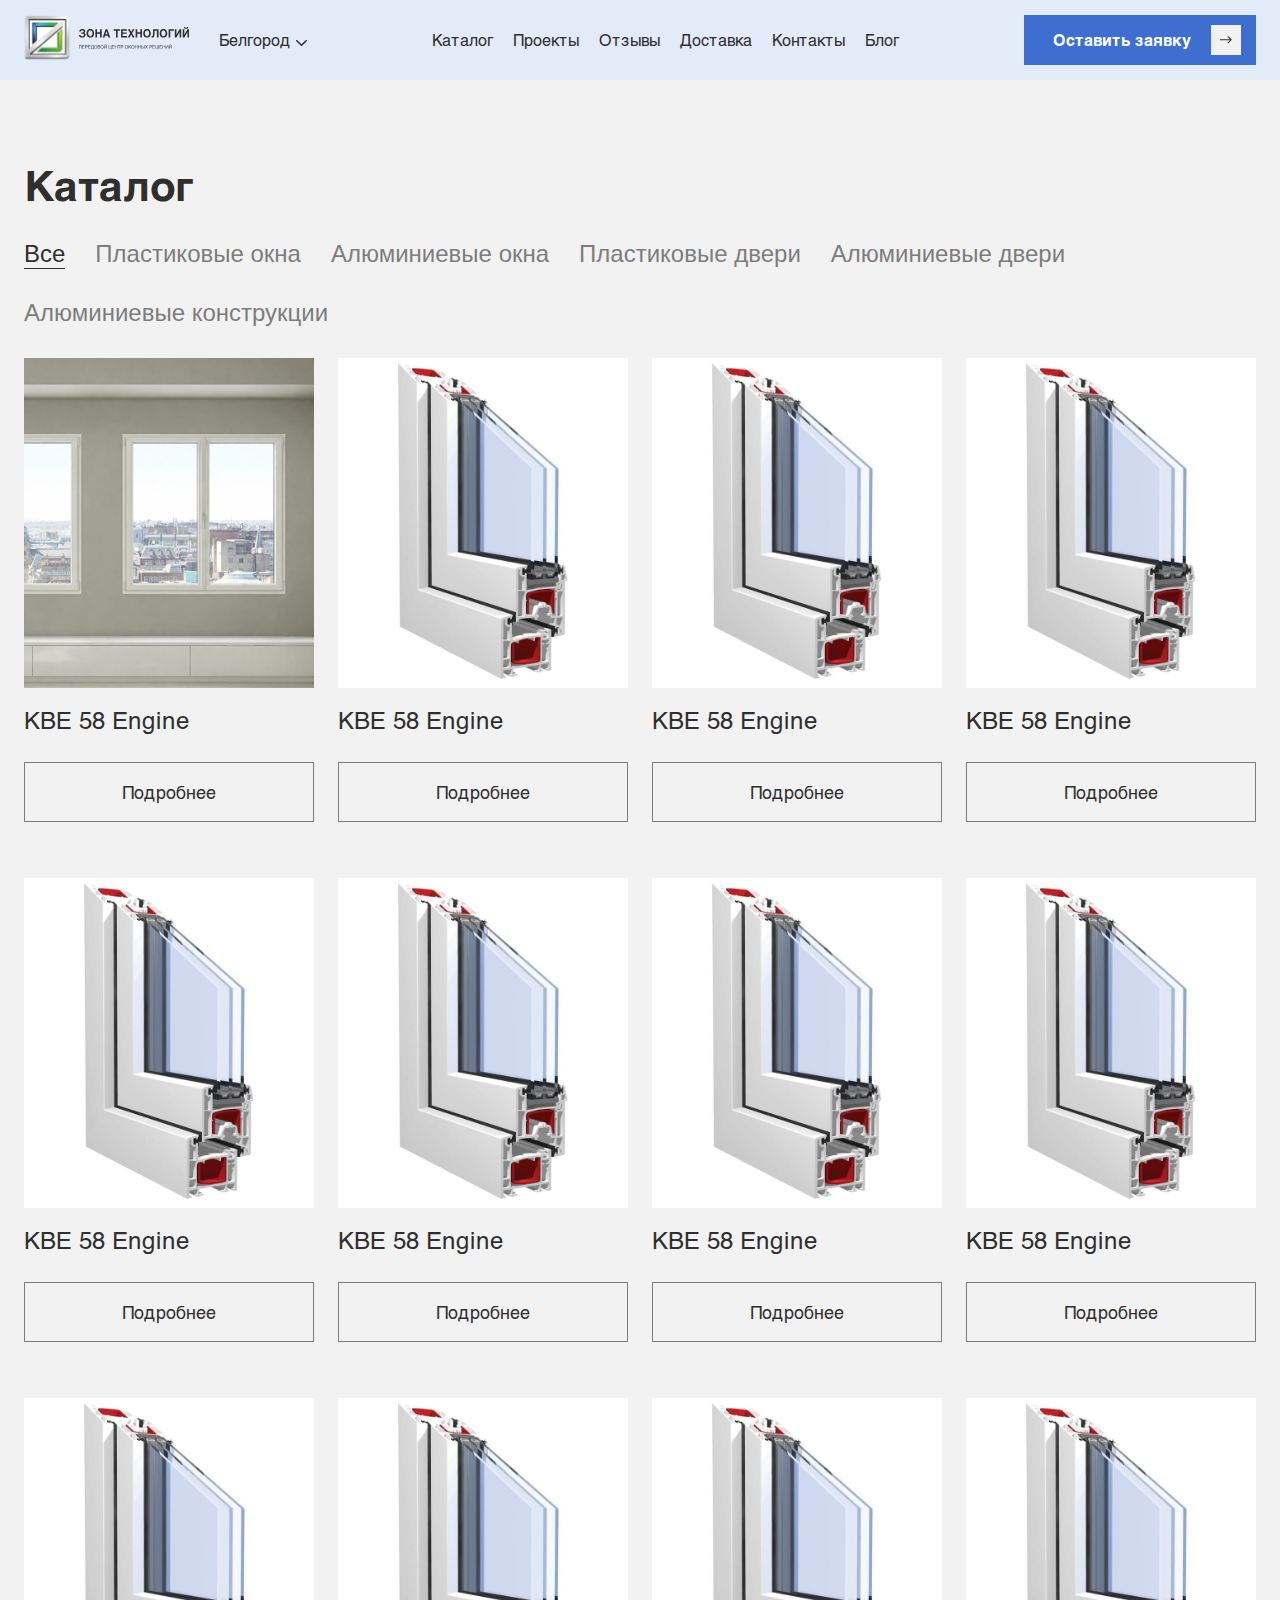
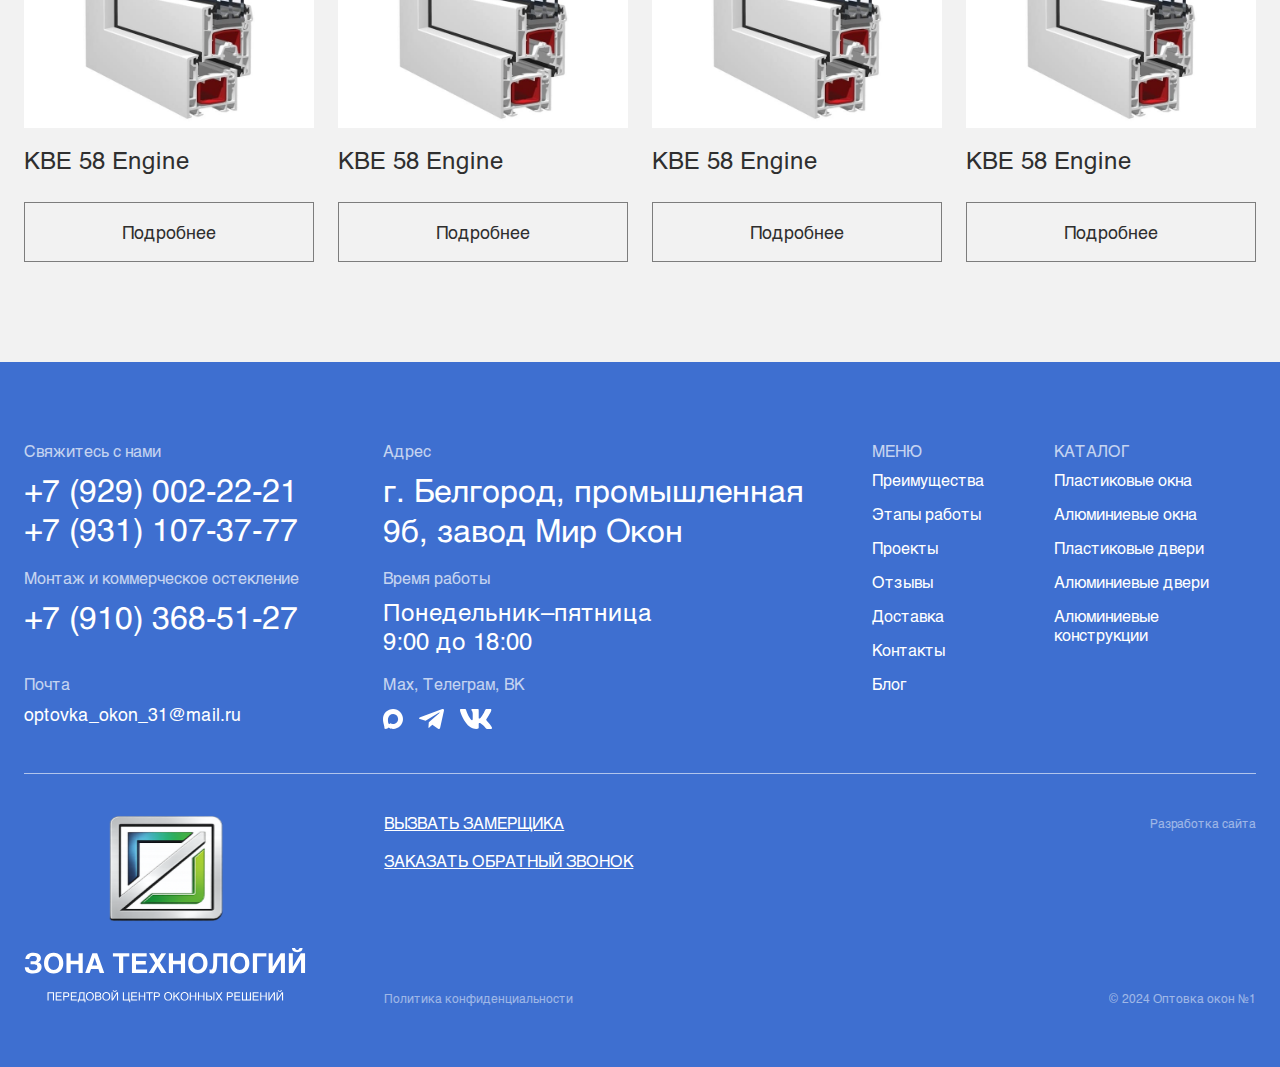
<file: catalogue.html>
<!DOCTYPE html>
<html lang="ru">
<head>
    <meta charset="UTF-8">
    <meta name="viewport" content="width=device-width, initial-scale=1.0">
    <title>Windows</title>
    <link rel="stylesheet" href="/style.css">
</head>
<body>
    <header class="header">
        <div class="header__wrapper container">
            <div class="header__wrapper-left">
                <a href="index.html" class="logo"><img src="./assets/images/icons/logo.svg" alt="logo" /></a>
                <div class="city-select-wrapper">
                    <span class="city-text">Белгород</span>
                    <svg width="11" height="19" viewBox="0 0 11 19" fill="none">
                        <g clip-path="url(#clip0_479_2463)">
                        <path fill-rule="evenodd" clip-rule="evenodd" d="M6.08999 15.7855L10.776 11.2605C11.0747 10.9721 11.0747 10.5046 10.776 10.2163C10.4774 9.92791 9.99326 9.92791 9.69464 10.2163L5.49945 14.2659L1.30536 10.2163C1.00674 9.92791 0.522583 9.92791 0.223964 10.2163C-0.0746548 10.5046 -0.0746548 10.9721 0.223964 11.2605L4.91001 15.7855C5.04574 15.9166 5.21998 16 5.47566 16C5.73638 16 5.95019 15.9205 6.08999 15.7855Z" fill="#2F2F2F"/>
                        </g>
                        <defs>
                        <clipPath id="clip0_479_2463">
                        <rect width="11" height="19" fill="white"/>
                        </clipPath>
                        </defs>
                    </svg>
                    <select class="city-select">
                        <option>Белгород</option>
                        <option>Курск</option>
                        <option>Воронеж</option>
                        <option>Орёл</option>
                        <option>Брянск</option>
                        <option>Липецк</option>
                    </select>
                </div>
            </div>
            
            <nav class="header__nav">
                <ul class="header__nav-list">
                    <li class="nav-list__item"><a href="catalogue.html">Каталог</a></li>
                    <li class="nav-list__item"><a href="portfolio.html">Проекты</a></li>
                    <li class="nav-list__item"><a href="#reviews">Отзывы</a></li>
                    <li class="nav-list__item"><a href="#delivery">Доставка</a></li>
                    <li class="nav-list__item"><a href="#contacts">Контакты</a></li>
                    <li class="nav-list__item"><a href="#blog">Блог</a></li>
                </ul>
            </nav>
            <button class="btn btn-arrow btn-header">
                <p>Оставить заявку</p>
                <div class="button-arrow header-arrow">
                    <svg width="12" height="8" viewBox="0 0 12 8" fill="none">
                        <path d="M11.54 4.03568C11.7353 3.84042 11.7353 3.52384 11.54 3.32858L8.35801 0.146596C8.16275 -0.0486665 7.84617 -0.0486665 7.65091 0.146596C7.45565 0.341858 7.45565 0.65844 7.65091 0.853702L10.4793 3.68213L7.65091 6.51056C7.45565 6.70582 7.45565 7.0224 7.65091 7.21766C7.84617 7.41293 8.16275 7.41293 8.35801 7.21766L11.54 4.03568ZM0 3.68213L-4.37114e-08 4.18213L11.1864 4.18213L11.1864 3.68213L11.1864 3.18213L4.37114e-08 3.18213L0 3.68213Z" fill="currentColor"/>
                    </svg>
                </div>
            </button>
            <div class="header__burger" aria-label="menu" role="button" tabindex="0">
                <span class="line"></span>
                <span class="line"></span>
            </div>
        </div>
    </header>
    <main>
        <section class="catalogue-main page-section">
            <div class="container">
                <h2>Каталог</h2>
                <div class="catalogue-main__wrapper">
                    <div class="catalog-tabs">
                        <button class="catalog-tab active" data-filter="all">Все</button>
                        <button class="catalog-tab" data-filter="plastic-windows">Пластиковые окна</button>
                        <button class="catalog-tab" data-filter="aluminium-windows">Алюминиевые окна</button>
                        <button class="catalog-tab" data-filter="plastic-doors">Пластиковые двери</button>
                        <button class="catalog-tab" data-filter="aluminium-doors">Алюминиевые двери</button>
                        <button class="catalog-tab" data-filter="aluminium-structures">Алюминиевые конструкции</button>
                    </div>

                    <div class="catalog-grid">

                        <article class="catalog-card" data-category="plastic-windows">
                            <div class="catalog-card-image__wrapper">
                                <img src="./assets/images/home/catalogue-1.jpg" alt="">
                            </div>
                            
                            <h4 class="catalog-card__title">КВЕ 58 Engine</h3>
                            <a href="product-card.html" class="catalog-btn">Подробнее</a>
                        </article>

                        <article class="catalog-card" data-category="aluminium-windows">
                            <div class="catalog-card-image__wrapper">
                                <img src="./assets/images/catalogue/catalogue-item-1.jpg" alt="">
                            </div>
                            <h4 class="catalog-card__title">КВЕ 58 Engine</h3>
                            <a href="product-card.html" class="catalog-btn">Подробнее</a>
                        </article>

                        <article class="catalog-card" data-category="plastic-doors">
                            <div class="catalog-card-image__wrapper">
                                <img src="./assets/images/catalogue/catalogue-item-1.jpg" alt="">
                            </div>
                            <h4 class="catalog-card__title">КВЕ 58 Engine</h3>
                            <a href="product-card.html" class="catalog-btn">Подробнее</a>
                        </article>
                        <article class="catalog-card" data-category="plastic-doors">
                            <div class="catalog-card-image__wrapper">
                                <img src="./assets/images/catalogue/catalogue-item-1.jpg" alt="">
                            </div>
                            <h4 class="catalog-card__title">КВЕ 58 Engine</h3>
                            <a href="product-card.html" class="catalog-btn">Подробнее</a>
                        </article>
                        <article class="catalog-card" data-category="plastic-doors">
                            <div class="catalog-card-image__wrapper">
                                <img src="./assets/images/catalogue/catalogue-item-1.jpg" alt="">
                            </div>
                            <h4 class="catalog-card__title">КВЕ 58 Engine</h3>
                            <a href="product-card.html" class="catalog-btn">Подробнее</a>
                        </article>
                        <article class="catalog-card" data-category="plastic-doors">
                            <div class="catalog-card-image__wrapper">
                                <img src="./assets/images/catalogue/catalogue-item-1.jpg" alt="">
                            </div>
                            <h4 class="catalog-card__title">КВЕ 58 Engine</h3>
                            <a href="product-card.html" class="catalog-btn">Подробнее</a>
                        </article>
                        <article class="catalog-card" data-category="plastic-doors">
                            <div class="catalog-card-image__wrapper">
                                <img src="./assets/images/catalogue/catalogue-item-1.jpg" alt="">
                            </div>
                            <h4 class="catalog-card__title">КВЕ 58 Engine</h3>
                            <a href="product-card.html" class="catalog-btn">Подробнее</a>
                        </article>
                        <article class="catalog-card" data-category="plastic-doors">
                            <div class="catalog-card-image__wrapper">
                                <img src="./assets/images/catalogue/catalogue-item-1.jpg" alt="">
                            </div>
                            <h4 class="catalog-card__title">КВЕ 58 Engine</h3>
                            <a href="product-card.html" class="catalog-btn">Подробнее</a>
                        </article>

                        <article class="catalog-card" data-category="aluminium-doors">
                            <div class="catalog-card-image__wrapper">
                                <img src="./assets/images/catalogue/catalogue-item-1.jpg" alt="">
                            </div>
                            <h4 class="catalog-card__title">КВЕ 58 Engine</h3>
                            <a href="product-card.html" class="catalog-btn">Подробнее</a>
                        </article>

                        <article class="catalog-card" data-category="aluminium-structures">
                            <div class="catalog-card-image__wrapper">
                                <img src="./assets/images/catalogue/catalogue-item-1.jpg" alt="">
                            </div>
                            <h4 class="catalog-card__title">КВЕ 58 Engine</h3>
                            <a href="product-card.html" class="catalog-btn">Подробнее</a>
                        </article>
                        <article class="catalog-card" data-category="aluminium-structures">
                            <div class="catalog-card-image__wrapper">
                                <img src="./assets/images/catalogue/catalogue-item-1.jpg" alt="">
                            </div>
                            <h4 class="catalog-card__title">КВЕ 58 Engine</h3>
                            <a href="product-card.html" class="catalog-btn">Подробнее</a>
                        </article>
                        <article class="catalog-card" data-category="aluminium-structures">
                            <div class="catalog-card-image__wrapper">
                                <img src="./assets/images/catalogue/catalogue-item-1.jpg" alt="">
                            </div>
                            <h4 class="catalog-card__title">КВЕ 58 Engine</h3>
                            <a href="product-card.html" class="catalog-btn">Подробнее</a>
                        </article>

                    </div>

                </div>
            </div>
        </section>
    </main>
    <footer class="footer">
        <div class="container">
            <div class="footer-top">
                <div class="footer-top-left">
                    <div class="footer-item--small tel">
                        <p class="footer-subtitle">Свяжитесь с нами</p>

                        <a class="footer-tel" href="tel:+79290022221">+7 (929) 002-22-21</a><br>
                        <a class="footer-tel" href="tel:+79311073777">+7 (931) 107-37-77</a>
                    </div>
                    <div class="footer-item--big address">
                        <p class="footer-subtitle">Адрес</p>
                        <p class="footer-address">г. Белгород, промышленная 9б, завод Мир Окон</p>
                    </div>
                    <div class="footer-item--small montage">
                        <p class="footer-subtitle">Монтаж и коммерческое остекление</p>
                        <a class="footer-tel" href="tel:+79103685127">+7 (910) 368-51-27</a>
                    </div>
                    <div class="footer-socials-mobile">
                        <p class="footer-subtitle">Max, Телеграм, ВК</p>
                        <div class="footer-socials">
                            <a href="#" aria-label="Telegram"><img src="./assets/images/icons/max.svg" alt="Telegram социальная сеть"></a>
                            <a href="#" aria-label="Telegram"><img src="./assets/images/icons/tg.svg" alt="Telegram социальная сеть"></a>
                            <a href="#" aria-label="VK"><img src="./assets/images/icons/vk.svg" alt="ВК социальная сеть"></a>
                        </div>
                    </div>
                    
                    <div class="footer-item--big time">
                        <p class="footer-subtitle">Время работы</p>
                        <p class="footer-time-info">Понедельник–пятница<br>9:00 до 18:00</p>
                    </div>
                    <div class="footer-item-contacts__wrapper">
                        <div class="footer-item--small">
                            <p class="footer-subtitle">Почта</p>
                            <a class="footer-email-info" href="mailto:optovka_okon_31@mail.ru">optovka_okon_31@mail.ru</a>
                        </div>
                        <div class="footer-item--big">
                            <p class="footer-subtitle">Max, Телеграм, ВК</p>
                            <div class="footer-socials">
                                <a href="#" aria-label="Telegram"><img src="./assets/images/icons/max.svg" alt="Telegram социальная сеть"></a>
                                <a href="#" aria-label="Telegram"><img src="./assets/images/icons/tg.svg" alt="Telegram социальная сеть"></a>
                                <a href="#" aria-label="VK"><img src="./assets/images/icons/vk.svg" alt="ВК социальная сеть"></a>
                            </div>
                        </div>
                    </div>
                </div>
                <div class="footer-top-right">
                    <div class="footer-item--small footer-right-contacts__wrapper">
                        <div class="footer-mail">
                            <p class="footer-subtitle">Почта</p>
                            <a class="footer-email-info"  href="mailto:optovka_okon_31@mail.ru">optovka_okon_31@mail.ru</a>
                        </div>
                        <div class="footer-socials__wrapper">
                            <p class="footer-subtitle">Max, Телеграм, ВК</p>
                            <div class="footer-socials">
                                <a href="#" aria-label="Telegram"><img src="./assets/images/icons/max.svg" alt="Telegram социальная сеть"></a>
                                <a href="#" aria-label="Telegram"><img src="./assets/images/icons/tg.svg" alt="Telegram социальная сеть"></a>
                                <a href="#" aria-label="VK"><img src="./assets/images/icons/vk.svg" alt="ВК социальная сеть"></a>
                            </div>
                        </div>
                    </div>
                    <div class="footer-actions__wrapper--mobile">
                            <a class="footer-action" href="#">ВЫЗВАТЬ ЗАМЕРЩИКА</a>
                            <a class="footer-action" href="#">ЗАКАЗАТЬ ОБРАТНЫЙ ЗВОНОК</a>
                    </div>
                    <div class="footer-menu-catalogue">
                        <div class="footer-menu">
                            <p class="footer-subtitle">МЕНЮ</p>
                            <ul class="footer-list">
                                <li><a href="#">Преимущества</a></li>
                                <li><a href="#">Этапы работы</a></li>
                                <li><a href="#">Проекты</a></li>
                                <li><a href="#">Отзывы</a></li>
                                <li><a href="#">Доставка</a></li>
                                <li><a href="#">Контакты</a></li>
                                <li><a href="#">Блог</a></li>
                            </ul>
                        </div>
                        <div class="footer-catalogue">
                            <p class="footer-subtitle">КАТАЛОГ</p>
                            <ul class="footer-list">
                                <li><a href="#">Пластиковые окна</a></li>
                                <li><a href="#">Алюминиевые окна</a></li>
                                <li><a href="#">Пластиковые двери</a></li>
                                <li><a href="#">Алюминиевые двери</a></li>
                                <li><a href="#">Алюминиевые конструкции</a></li>
                            </ul>
                        </div>
                    </div>
                </div>
                    
            </div>
                
            <div class="footer-divider"></div>

            <div class="footer-bottom">
                <div class="footer-bottom-left">
                    <div class="footer-item--small">
                        <a href="#" class="footer-bottom-col footer-bottom-col--logo">
                            <img src="./assets/images/icons/logo-big.svg" alt="Зона технологий" class="footer-logo">
                        </a>
                    </div>
                    <div class="footer-item--big footer-bottom-actions">
                        <div class="footer-actions__wrapper">
                            <a class="footer-action" href="#">ВЫЗВАТЬ ЗАМЕРЩИКА</a>
                            <a class="footer-action" href="#">ЗАКАЗАТЬ ОБРАТНЫЙ ЗВОНОК</a>
                        </div>
                        <div class="footer-policy__wrapper">
                            <a href="#" class="footer-policy">Политика конфиденциальности</a>
                            <div class="footer-meta__wrapper">
                                <a href="#" class="footer-meta">Разработка сайта</a>
                                <p class="footer-meta copyright">© 2024 Оптовка окон №1</p>
                            </div>
                        </div>
                    </div>
                    
                </div>
                <div class="footer-bottom-right">
                    <a href="#" class="footer-meta">Разработка сайта</a>
                    <p class="footer-meta">© 2024 Оптовка окон №1</p>
                </div>
            </div>

        </div>
    </footer>
    <script src="./js/catalogue.js"></script>
</body>

</html>
</file>
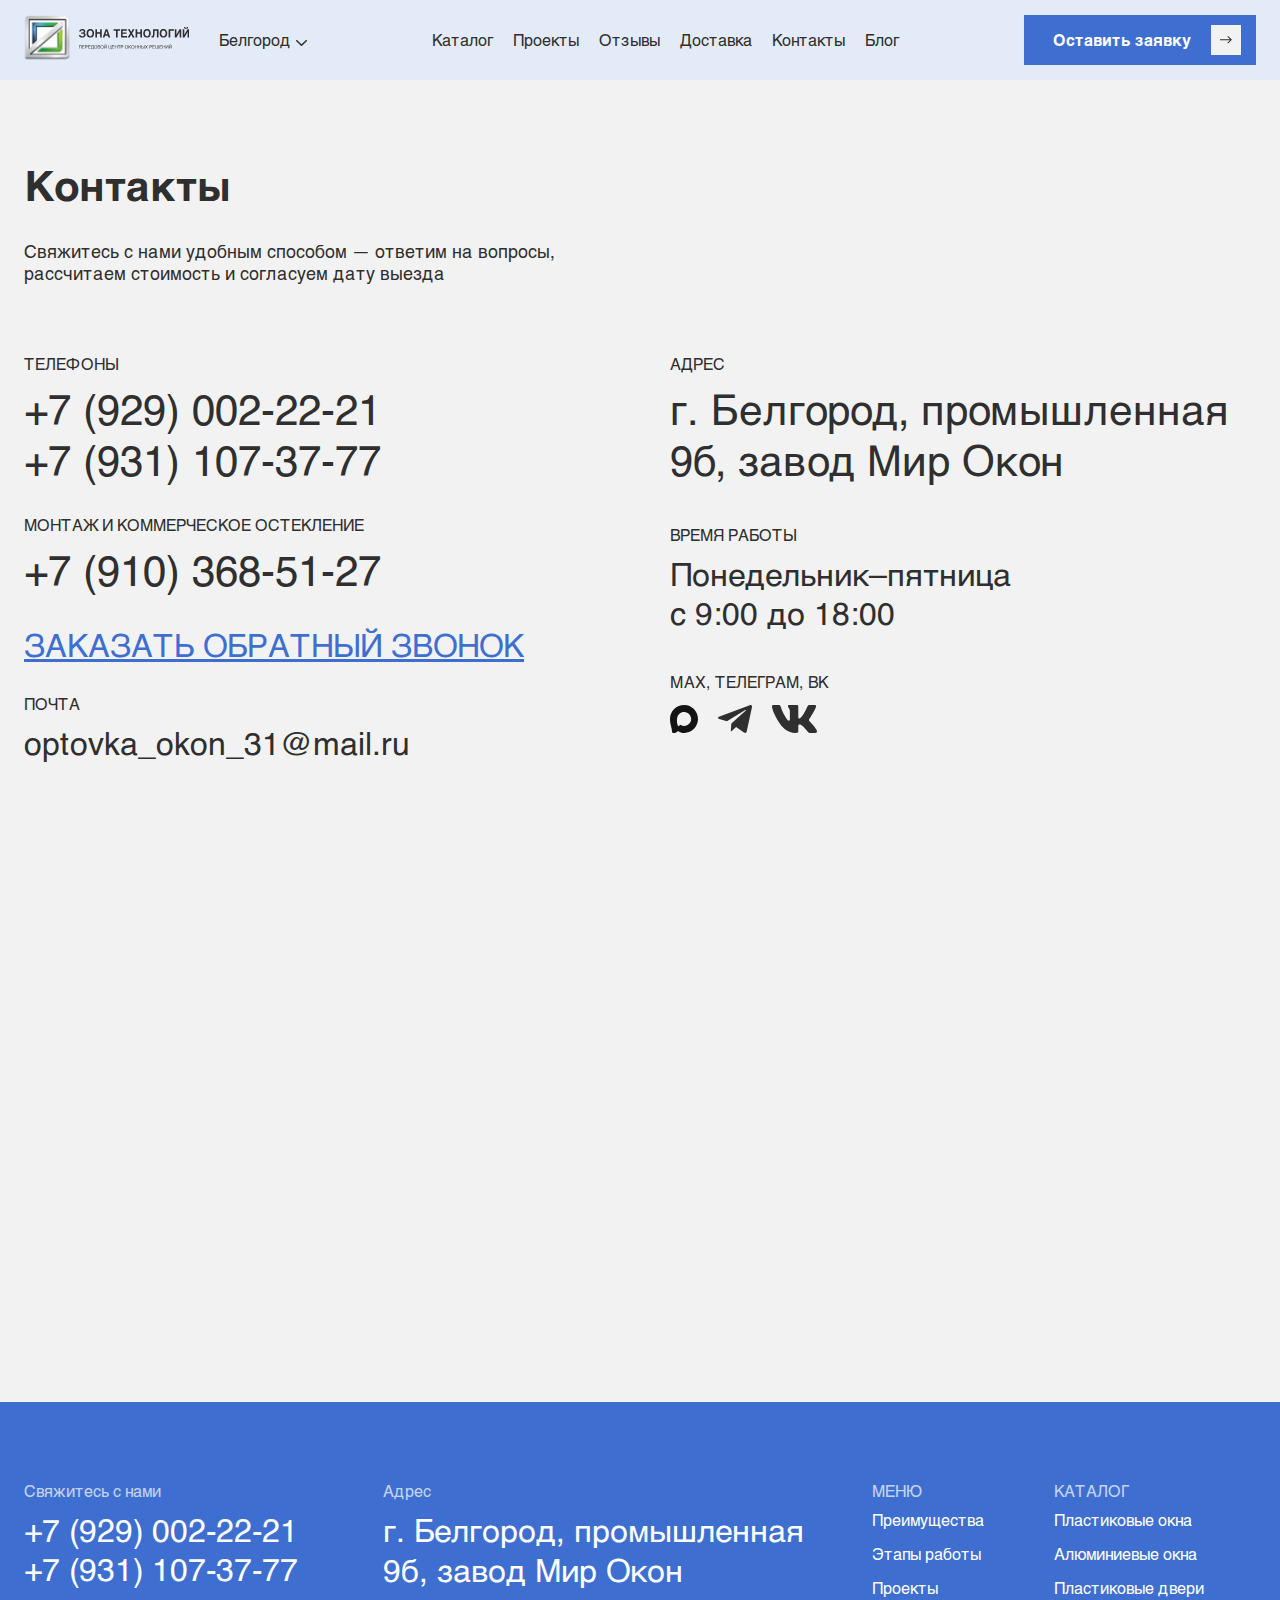
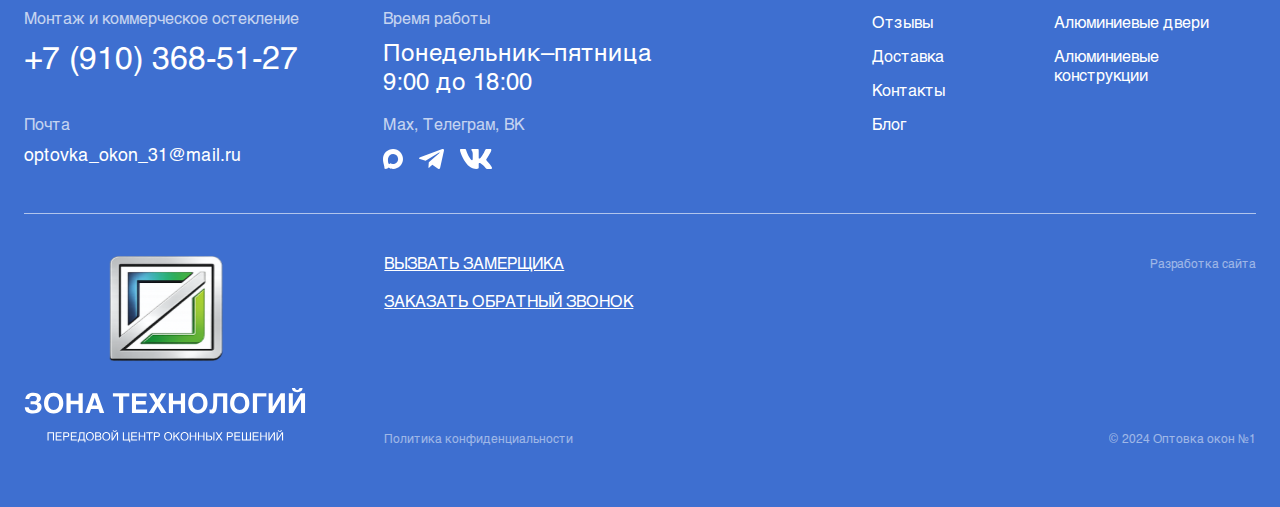
<file: contacts.html>
<!DOCTYPE html>
<html lang="ru">
<head>
    <meta charset="UTF-8">
    <meta name="viewport" content="width=device-width, initial-scale=1.0">
    <title>Windows</title>
    <link rel="stylesheet" href="/style.css">
</head>
<body>
    <header class="header">
        <div class="header__wrapper container">
            <div class="header__wrapper-left">
                <a href="index.html" class="logo"><img src="./assets/images/icons/logo.svg" alt="logo" /></a>
                <div class="city-select-wrapper">
                    <span class="city-text">Белгород</span>
                    <svg width="11" height="19" viewBox="0 0 11 19" fill="none">
                        <g clip-path="url(#clip0_479_2463)">
                        <path fill-rule="evenodd" clip-rule="evenodd" d="M6.08999 15.7855L10.776 11.2605C11.0747 10.9721 11.0747 10.5046 10.776 10.2163C10.4774 9.92791 9.99326 9.92791 9.69464 10.2163L5.49945 14.2659L1.30536 10.2163C1.00674 9.92791 0.522583 9.92791 0.223964 10.2163C-0.0746548 10.5046 -0.0746548 10.9721 0.223964 11.2605L4.91001 15.7855C5.04574 15.9166 5.21998 16 5.47566 16C5.73638 16 5.95019 15.9205 6.08999 15.7855Z" fill="#2F2F2F"/>
                        </g>
                        <defs>
                        <clipPath id="clip0_479_2463">
                        <rect width="11" height="19" fill="white"/>
                        </clipPath>
                        </defs>
                    </svg>
                    <select class="city-select">
                        <option>Белгород</option>
                        <option>Курск</option>
                        <option>Воронеж</option>
                        <option>Орёл</option>
                        <option>Брянск</option>
                        <option>Липецк</option>
                    </select>
                </div>
            </div>
            
            <nav class="header__nav">
                <ul class="header__nav-list">
                    <li class="nav-list__item"><a href="catalogue.html">Каталог</a></li>
                    <li class="nav-list__item"><a href="portfolio.html">Проекты</a></li>
                    <li class="nav-list__item"><a href="#reviews">Отзывы</a></li>
                    <li class="nav-list__item"><a href="delivery.html">Доставка</a></li>
                    <li class="nav-list__item"><a href="contacts.html">Контакты</a></li>
                    <li class="nav-list__item"><a href="#blog">Блог</a></li>
                </ul>
            </nav>
            <button class="btn btn-arrow btn-header">
                <p>Оставить заявку</p>
                <div class="button-arrow header-arrow">
                    <svg width="12" height="8" viewBox="0 0 12 8" fill="none">
                        <path d="M11.54 4.03568C11.7353 3.84042 11.7353 3.52384 11.54 3.32858L8.35801 0.146596C8.16275 -0.0486665 7.84617 -0.0486665 7.65091 0.146596C7.45565 0.341858 7.45565 0.65844 7.65091 0.853702L10.4793 3.68213L7.65091 6.51056C7.45565 6.70582 7.45565 7.0224 7.65091 7.21766C7.84617 7.41293 8.16275 7.41293 8.35801 7.21766L11.54 4.03568ZM0 3.68213L-4.37114e-08 4.18213L11.1864 4.18213L11.1864 3.68213L11.1864 3.18213L4.37114e-08 3.18213L0 3.68213Z" fill="currentColor"/>
                    </svg>
                </div>
            </button>
            <div class="header__burger" aria-label="menu" role="button" tabindex="0">
                <span class="line"></span>
                <span class="line"></span>
            </div>
        </div>
    </header>
    <main>
        <section class="contacts-page page-section">
            <div class="container">
                <h2>Контакты</h2>
                <p class="contacts-top-subtitle">Свяжитесь с нами удобным способом — ответим на вопросы, рассчитаем стоимость и согласуем дату выезда</p>
                <div class="contacts__wrapper">
                    <div class="contacts-left">
                        <div class="contacts-left__top">
                            <div class="contacts-item">
                                <p class="contacts-subtitle">Телефоны</p>
                                <a class="contacts-tel" href="tel:+79290022221">+7 (929) 002-22-21</a><br>
                                <a class="contacts-tel" href="tel:+79311073777">+7 (931) 107-37-77</a>
                            </div>
                            <div class="contacts-item">
                                <p class="contacts-subtitle">Монтаж и коммерческое остекление</p>
                                <a class="contacts-tel" href="tel:+79103685127">+7 (910) 368-51-27</a>
                            </div>
                            
                            <a class="contacts-action" href="#">заказать обратный звонок</a>
                        </div>
                        <div class="contacts-item contacts-email-socials--mobile">
                            <div class="contacts-email">
                                <p class="contacts-subtitle">Почта</p>
                                <a class="contacts-email-info" href="mailto:optovka_okon_31@mail.ru">optovka_okon_31@mail.ru</a>
                            </div>
                            <div class="contacts-socials--mobile">
                                <p class="contacts-subtitle">Max, Телеграм, ВК</p>
                                <div class="contacts-socials">
                                    <a href="#" aria-label="Telegram"><img src="./assets/images/icons/max-black.svg" alt="Telegram социальная сеть"></a>
                                    <a href="#" aria-label="Telegram"><img src="./assets/images/icons/tg-black.svg" alt="Telegram социальная сеть"></a>
                                    <a href="#" aria-label="VK"><img src="./assets/images/icons/vk-black.svg" alt="ВК социальная сеть"></a>
                                </div>
                            </div>
                        </div>
                    </div>
                    <div class="contacts-right">
                        <div class="contacts-item">
                            <p class="contacts-subtitle">Адрес</p>
                            <p class="contacts-address">г. Белгород, промышленная 9б, завод Мир Окон</p>
                        </div>
                        <div class="contacts-item">
                            <p class="contacts-subtitle">Время работы</p>
                            <p class="contacts-time-info">Понедельник–пятница<br> c 9:00 до 18:00</p>
                        </div>
                        <div class="contacts-item contacts-socials--desktop">
                            <p class="contacts-subtitle">Max, Телеграм, ВК</p>
                            <div class="contacts-socials">
                                <a href="#" aria-label="Telegram"><img src="./assets/images/icons/max-black.svg" alt="Telegram социальная сеть"></a>
                                <a href="#" aria-label="Telegram"><img src="./assets/images/icons/tg-black.svg" alt="Telegram социальная сеть"></a>
                                <a href="#" aria-label="VK"><img src="./assets/images/icons/vk-black.svg" alt="ВК социальная сеть"></a>
                            </div>
                        </div>
                        
                    </div>
                </div>
                <div class="map" id="map"></div>
            </div>
            
        </section>
    </main>
    <footer class="footer">
        <div class="container">
            <div class="footer-top">
                <div class="footer-top-left">
                    <div class="footer-item--small tel">
                        <p class="footer-subtitle">Свяжитесь с нами</p>

                        <a class="footer-tel" href="tel:+79290022221">+7 (929) 002-22-21</a><br>
                        <a class="footer-tel" href="tel:+79311073777">+7 (931) 107-37-77</a>
                    </div>
                    <div class="footer-item--big address">
                        <p class="footer-subtitle">Адрес</p>
                        <p class="footer-address">г. Белгород, промышленная 9б, завод Мир Окон</p>
                    </div>
                    <div class="footer-item--small montage">
                        <p class="footer-subtitle">Монтаж и коммерческое остекление</p>
                        <a class="footer-tel" href="tel:+79103685127">+7 (910) 368-51-27</a>
                    </div>
                    <div class="footer-socials-mobile">
                        <p class="footer-subtitle">Max, Телеграм, ВК</p>
                        <div class="footer-socials">
                            <a href="#" aria-label="Telegram"><img src="./assets/images/icons/max.svg" alt="Telegram социальная сеть"></a>
                            <a href="#" aria-label="Telegram"><img src="./assets/images/icons/tg.svg" alt="Telegram социальная сеть"></a>
                            <a href="#" aria-label="VK"><img src="./assets/images/icons/vk.svg" alt="ВК социальная сеть"></a>
                        </div>
                    </div>
                    
                    <div class="footer-item--big time">
                        <p class="footer-subtitle">Время работы</p>
                        <p class="footer-time-info">Понедельник–пятница<br>9:00 до 18:00</p>
                    </div>
                    <div class="footer-item-contacts__wrapper">
                        <div class="footer-item--small">
                            <p class="footer-subtitle">Почта</p>
                            <a class="footer-email-info" href="mailto:optovka_okon_31@mail.ru">optovka_okon_31@mail.ru</a>
                        </div>
                        <div class="footer-item--big">
                            <p class="footer-subtitle">Max, Телеграм, ВК</p>
                            <div class="footer-socials">
                                <a href="#" aria-label="Telegram"><img src="./assets/images/icons/max.svg" alt="Telegram социальная сеть"></a>
                                <a href="#" aria-label="Telegram"><img src="./assets/images/icons/tg.svg" alt="Telegram социальная сеть"></a>
                                <a href="#" aria-label="VK"><img src="./assets/images/icons/vk.svg" alt="ВК социальная сеть"></a>
                            </div>
                        </div>
                    </div>
                </div>
                <div class="footer-top-right">
                    <div class="footer-item--small footer-right-contacts__wrapper">
                        <div class="footer-mail">
                            <p class="footer-subtitle">Почта</p>
                            <a class="footer-email-info"  href="mailto:optovka_okon_31@mail.ru">optovka_okon_31@mail.ru</a>
                        </div>
                        <div class="footer-socials__wrapper">
                            <p class="footer-subtitle">Max, Телеграм, ВК</p>
                            <div class="footer-socials">
                                <a href="#" aria-label="Telegram"><img src="./assets/images/icons/max.svg" alt="Telegram социальная сеть"></a>
                                <a href="#" aria-label="Telegram"><img src="./assets/images/icons/tg.svg" alt="Telegram социальная сеть"></a>
                                <a href="#" aria-label="VK"><img src="./assets/images/icons/vk.svg" alt="ВК социальная сеть"></a>
                            </div>
                        </div>
                    </div>
                    <div class="footer-actions__wrapper--mobile">
                            <a class="footer-action" href="#">ВЫЗВАТЬ ЗАМЕРЩИКА</a>
                            <a class="footer-action" href="#">ЗАКАЗАТЬ ОБРАТНЫЙ ЗВОНОК</a>
                    </div>
                    <div class="footer-menu-catalogue">
                        <div class="footer-menu">
                            <p class="footer-subtitle">МЕНЮ</p>
                            <ul class="footer-list">
                                <li><a href="#">Преимущества</a></li>
                                <li><a href="#">Этапы работы</a></li>
                                <li><a href="#">Проекты</a></li>
                                <li><a href="#">Отзывы</a></li>
                                <li><a href="#">Доставка</a></li>
                                <li><a href="#">Контакты</a></li>
                                <li><a href="#">Блог</a></li>
                            </ul>
                        </div>
                        <div class="footer-catalogue">
                            <p class="footer-subtitle">КАТАЛОГ</p>
                            <ul class="footer-list">
                                <li><a href="#">Пластиковые окна</a></li>
                                <li><a href="#">Алюминиевые окна</a></li>
                                <li><a href="#">Пластиковые двери</a></li>
                                <li><a href="#">Алюминиевые двери</a></li>
                                <li><a href="#">Алюминиевые конструкции</a></li>
                            </ul>
                        </div>
                    </div>
                </div>
                    
            </div>
                
            <div class="footer-divider"></div>

            <div class="footer-bottom">
                <div class="footer-bottom-left">
                    <div class="footer-item--small">
                        <a href="#" class="footer-bottom-col footer-bottom-col--logo">
                            <img src="./assets/images/icons/logo-big.svg" alt="Зона технологий" class="footer-logo">
                        </a>
                    </div>
                    <div class="footer-item--big footer-bottom-actions">
                        <div class="footer-actions__wrapper">
                            <a class="footer-action" href="#">ВЫЗВАТЬ ЗАМЕРЩИКА</a>
                            <a class="footer-action" href="#">ЗАКАЗАТЬ ОБРАТНЫЙ ЗВОНОК</a>
                        </div>
                        <div class="footer-policy__wrapper">
                            <a href="#" class="footer-policy">Политика конфиденциальности</a>
                            <div class="footer-meta__wrapper">
                                <a href="#" class="footer-meta">Разработка сайта</a>
                                <p class="footer-meta copyright">© 2024 Оптовка окон №1</p>
                            </div>
                        </div>
                    </div>
                    
                </div>
                <div class="footer-bottom-right">
                    <a href="#" class="footer-meta">Разработка сайта</a>
                    <p class="footer-meta">© 2024 Оптовка окон №1</p>
                </div>
            </div>

        </div>
    </footer>
    <script src="https://api-maps.yandex.ru/2.1/?apikey=3cede2ca-c651-4445-a341-c41832780eff&lang=ru_RU"></script>
    <script src="./js/contacts.js"></script>
</body>

</html>
</file>
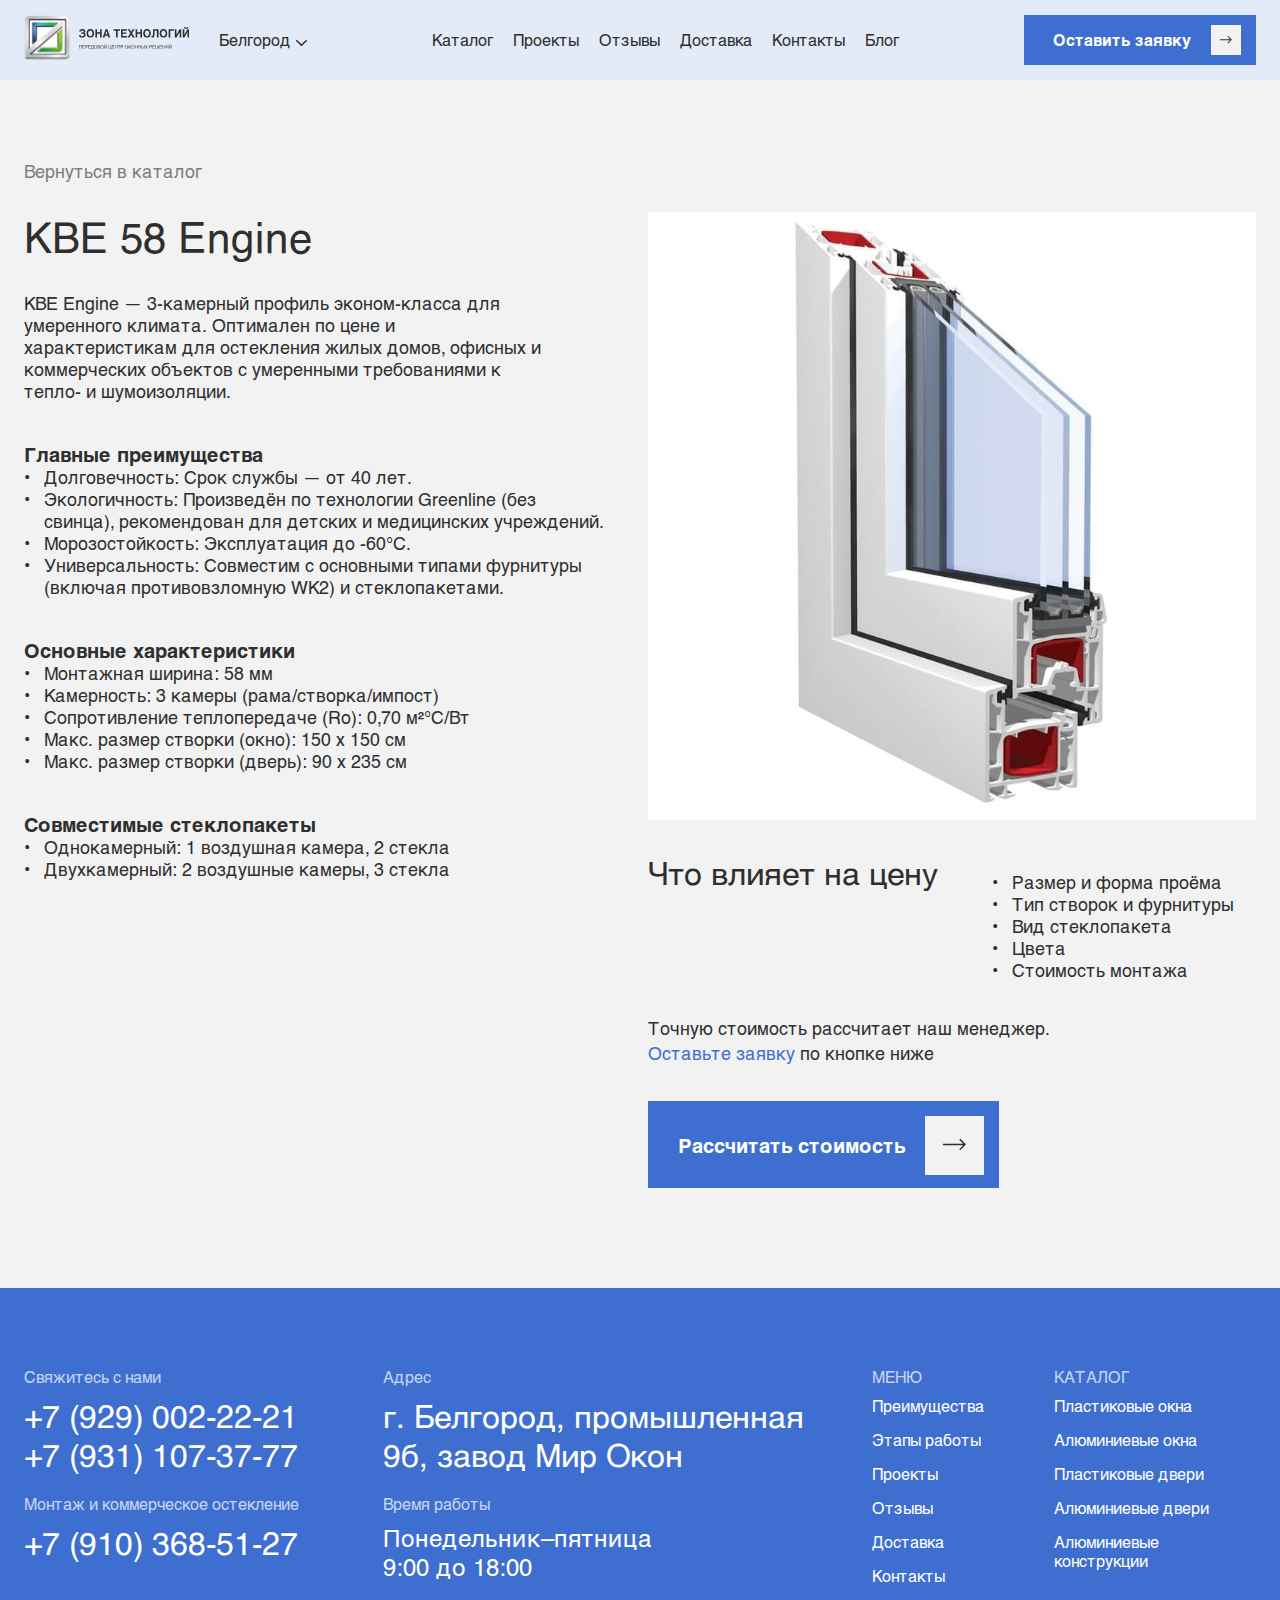
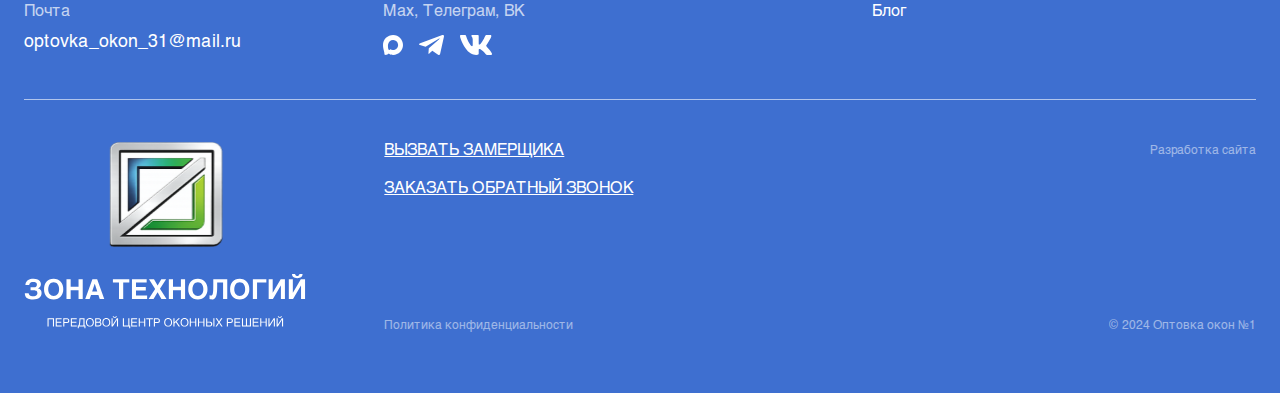
<file: product-card.html>
<!DOCTYPE html>
<html lang="ru">
<head>
    <meta charset="UTF-8">
    <meta name="viewport" content="width=device-width, initial-scale=1.0">
    <title>Windows</title>
    <link rel="stylesheet" href="/style.css">
</head>
<body>
    <header class="header">
        <div class="header__wrapper container">
            <div class="header__wrapper-left">
                <a href="index.html" class="logo"><img src="./assets/images/icons/logo.svg" alt="logo" /></a>
                <div class="city-select-wrapper">
                    <span class="city-text">Белгород</span>
                    <svg width="11" height="19" viewBox="0 0 11 19" fill="none">
                        <g clip-path="url(#clip0_479_2463)">
                        <path fill-rule="evenodd" clip-rule="evenodd" d="M6.08999 15.7855L10.776 11.2605C11.0747 10.9721 11.0747 10.5046 10.776 10.2163C10.4774 9.92791 9.99326 9.92791 9.69464 10.2163L5.49945 14.2659L1.30536 10.2163C1.00674 9.92791 0.522583 9.92791 0.223964 10.2163C-0.0746548 10.5046 -0.0746548 10.9721 0.223964 11.2605L4.91001 15.7855C5.04574 15.9166 5.21998 16 5.47566 16C5.73638 16 5.95019 15.9205 6.08999 15.7855Z" fill="#2F2F2F"/>
                        </g>
                        <defs>
                        <clipPath id="clip0_479_2463">
                        <rect width="11" height="19" fill="white"/>
                        </clipPath>
                        </defs>
                    </svg>
                    <select class="city-select">
                        <option>Белгород</option>
                        <option>Курск</option>
                        <option>Воронеж</option>
                        <option>Орёл</option>
                        <option>Брянск</option>
                        <option>Липецк</option>
                    </select>
                </div>
            </div>
            
            <nav class="header__nav">
                <ul class="header__nav-list">
                    <li class="nav-list__item"><a href="catalogue.html">Каталог</a></li>
                    <li class="nav-list__item"><a href="portfolio.html">Проекты</a></li>
                    <li class="nav-list__item"><a href="#reviews">Отзывы</a></li>
                    <li class="nav-list__item"><a href="delivery.html">Доставка</a></li>
                    <li class="nav-list__item"><a href="contacts.html">Контакты</a></li>
                    <li class="nav-list__item"><a href="#blog">Блог</a></li>
                </ul>
            </nav>
            <button class="btn btn-arrow btn-header">
                <p>Оставить заявку</p>
                <div class="button-arrow header-arrow">
                    <svg width="12" height="8" viewBox="0 0 12 8" fill="none">
                        <path d="M11.54 4.03568C11.7353 3.84042 11.7353 3.52384 11.54 3.32858L8.35801 0.146596C8.16275 -0.0486665 7.84617 -0.0486665 7.65091 0.146596C7.45565 0.341858 7.45565 0.65844 7.65091 0.853702L10.4793 3.68213L7.65091 6.51056C7.45565 6.70582 7.45565 7.0224 7.65091 7.21766C7.84617 7.41293 8.16275 7.41293 8.35801 7.21766L11.54 4.03568ZM0 3.68213L-4.37114e-08 4.18213L11.1864 4.18213L11.1864 3.68213L11.1864 3.18213L4.37114e-08 3.18213L0 3.68213Z" fill="currentColor"/>
                    </svg>
                </div>
            </button>
            <div class="header__burger" aria-label="menu" role="button" tabindex="0">
                <span class="line"></span>
                <span class="line"></span>
            </div>
        </div>
    </header>
    <main>
        <section class="product-card-section page-section">
            <div class="container">
                <a class="catalogue-return" href="catalogue.html">Вернуться в каталог</a>
                <div class="product-card__wrapper">
                    <div class="product-card__description">
                        <h2 class="product-card__title">КВЕ 58 Engine</h2>
                        <div class="product-card__info">
                            <div class="product-card__text--mobile">
                                <div class="product-card__image--mobile">
                                    <img src="./assets/images/catalogue/catalogue-item-1.jpg" alt="">
                                </div>
                                <p class="product-card__text">
                                KBE Engine — 3-камерный профиль эконом-класса для умеренного климата. Оптимален по цене и характеристикам для остекления жилых домов, офисных и коммерческих объектов с умеренными требованиями к тепло- и шумоизоляции.
                                </p>
                            </div>
                            
                            <div class="product-card__advantages">
                                <h5 class="product-card__subtitle">Главные преимущества</h5>
                                <ul class="product-card__list">
                                    <li>Долговечность: Срок службы — от 40 лет.</li>
                                    <li>Экологичность: Произведён по технологии Greenline (без свинца), рекомендован для детских и медицинских учреждений.</li>
                                    <li>Морозостойкость: Эксплуатация до -60°C.</li>
                                    <li>Универсальность: Совместим с основными типами фурнитуры (включая противовзломную WK2) и стеклопакетами.</li>
                                </ul>
                            </div>
                            <div class="product-card__characteristics">
                                <h5 class="product-card__subtitle">Основные характеристики</h5>
                                <ul class="product-card__list">
                                    <li>Монтажная ширина: 58 мм</li>
                                    <li>Камерность: 3 камеры (рама/створка/импост)</li>
                                    <li>Сопротивление теплопередаче (Rо): 0,70 м²°С/Вт</li>
                                    <li>Макс. размер створки (окно): 150 x 150 см</li>
                                    <li>Макс. размер створки (дверь): 90 x 235 см</li>
                                </ul>
                            </div>
                            <div class="product-card__compatibility">
                                <h5 class="product-card__subtitle">Совместимые стеклопакеты</h5>
                                <ul class="product-card__list">
                                    <li>Однокамерный: 1 воздушная камера, 2 стекла</li>
                                    <li>Двухкамерный: 2 воздушные камеры, 3 стекла</li>
                                </ul>
                            </div>
                        </div>
                    </div>
                    
                    <div class="product-card__right">
                        <div class="product-card__image">
                            <img src="./assets/images/catalogue/catalogue-item-1.jpg" alt="">
                        </div>
                        <div class="product-card__price">
                            <div class="product-card__price__top">
                                <h3 class="product-card__title">Что влияет на цену</h3>
                                <ul class="product-card__list product-card__price-list">
                                    <li>Размер и форма проёма</li>
                                    <li>Тип створок и фурнитуры</li>
                                    <li>Вид стеклопакета</li>
                                    <li>Цвета</li>
                                    <li>Стоимость монтажа</li>
                                </ul>
                            </div>
                            <p class="product-card__price__middle">Точную стоимость рассчитает наш менеджер. <br> <span class="color-blue">Оставьте заявку</span> по кнопке ниже</p>
                            <button class="btn btn-arrow btn-projects">
                                <p>Рассчитать стоимость</p>
                                <div class="button-arrow hero-arrow">
                                    <svg width="23" height="12" viewBox="0 0 23 12" fill="none">
                                        <path d="M22.5303 6.05328C22.8232 5.76039 22.8232 5.28551 22.5303 4.99262L17.7574 0.21965C17.4645 -0.0732435 16.9896 -0.0732436 16.6967 0.21965C16.4038 0.512543 16.4038 0.987417 16.6967 1.28031L20.9393 5.52295L16.6967 9.76559C16.4038 10.0585 16.4038 10.5334 16.6967 10.8263C16.9896 11.1191 17.4645 11.1191 17.7574 10.8263L22.5303 6.05328ZM0 5.52295L-6.55671e-08 6.27295L22 6.27295L22 5.52295L22 4.77295L6.55671e-08 4.77295L0 5.52295Z" fill="currentColor"/>
                                    </svg>
                                </div>
                            </button>       
                        </div>
                    </div>
                </div>
            </div>
        </section>
        <!-- <section class="product-card-section page-section">
            <div class="container">
                <a class="catalogue-return" href="catalogue.html">Вернуться в каталог</a>
                <div class="product-card__wrapper">
                    <div class="product-card__title">
                        <h2>КВЕ 58 Engine</h2>
                    </div>
                    <div class="product-card__description">
                        <p>KBE Engine — 3-камерный профиль эконом-класса для умеренного климата. Оптимален по цене и характеристикам для остекления жилых домов, офисных и коммерческих объектов с умеренными требованиями к тепло- и шумоизоляции.</p>
                    </div>
                    <div class="product-card__advantages">
                        <h5>Главные преимущества</h5>
                        <ul>
                            <li>Долговечность: Срок службы — от 40 лет.</li>
                            <li>Экологичность: Произведён по технологии Greenline (без свинца), рекомендован для детских и медицинских учреждений.</li>
                            <li>Морозостойкость: Эксплуатация до -60°C.</li>
                            <li>Универсальность: Совместим с основными типами фурнитуры (включая противовзломную WK2) и стеклопакетами.</li>
                        </ul>
                    </div>
                    <div class="product-card__characteristics">
                        <h5>Основные характеристики</h5>
                        <ul>
                            <li>Монтажная ширина: 58 мм</li>
                            <li>Камерность: 3 камеры (рама/створка/импост)</li>
                            <li>Сопротивление теплопередаче (Rо): 0,70 м²°С/Вт</li>
                            <li>Макс. размер створки (окно): 150 x 150 см</li>
                            <li>Макс. размер створки (дверь): 90 x 235 см</li>
                        </ul>
                    </div>
                    <div class="product-card__compatibility">
                        <h5>Совместимые стеклопакеты</h5>
                        <ul>
                            <li>Однокамерный: 1 воздушная камера, 2 стекла</li>
                            <li>Двухкамерный: 2 воздушные камеры, 3 стекла</li>
                        </ul>
                    </div>
                    <div class="product-card__image">
                        <img src="./assets/images/catalogue/catalogue-item-1.jpg" alt="">
                    </div>
                    <div class="product-card__price">
                        <h3>Что влияет на цену</h3>
                        <ul>
                            <li>Размер и форма проёма</li>
                            <li>Тип створок и фурнитуры</li>
                            <li>Вид стеклопакета</li>
                            <li>Цвета</li>
                            <li>Стоимость монтажа</li>
                        </ul>
                        <p>Точную стоимость рассчитает наш менеджер. Оставьте заявку по кнопке ниже</p>
                        <button class="btn btn-arrow btn-projects">
                            <p>Рассчитать с монтажом</p>
                            <div class="button-arrow hero-arrow">
                                <svg width="23" height="12" viewBox="0 0 23 12" fill="none">
                                    <path d="M22.5303 6.05328C22.8232 5.76039 22.8232 5.28551 22.5303 4.99262L17.7574 0.21965C17.4645 -0.0732435 16.9896 -0.0732436 16.6967 0.21965C16.4038 0.512543 16.4038 0.987417 16.6967 1.28031L20.9393 5.52295L16.6967 9.76559C16.4038 10.0585 16.4038 10.5334 16.6967 10.8263C16.9896 11.1191 17.4645 11.1191 17.7574 10.8263L22.5303 6.05328ZM0 5.52295L-6.55671e-08 6.27295L22 6.27295L22 5.52295L22 4.77295L6.55671e-08 4.77295L0 5.52295Z" fill="currentColor"/>
                                </svg>
                            </div>
                        </button>       
                    </div>
                </div>
            </div>


        </section> -->
    </main>
    <footer class="footer">
        <div class="container">
            <div class="footer-top">
                <div class="footer-top-left">
                    <div class="footer-item--small tel">
                        <p class="footer-subtitle">Свяжитесь с нами</p>

                        <a class="footer-tel" href="tel:+79290022221">+7 (929) 002-22-21</a><br>
                        <a class="footer-tel" href="tel:+79311073777">+7 (931) 107-37-77</a>
                    </div>
                    <div class="footer-item--big address">
                        <p class="footer-subtitle">Адрес</p>
                        <p class="footer-address">г. Белгород, промышленная 9б, завод Мир Окон</p>
                    </div>
                    <div class="footer-item--small montage">
                        <p class="footer-subtitle">Монтаж и коммерческое остекление</p>
                        <a class="footer-tel" href="tel:+79103685127">+7 (910) 368-51-27</a>
                    </div>
                    <div class="footer-socials-mobile">
                        <p class="footer-subtitle">Max, Телеграм, ВК</p>
                        <div class="footer-socials">
                            <a href="#" aria-label="Telegram"><img src="./assets/images/icons/max.svg" alt="Telegram социальная сеть"></a>
                            <a href="#" aria-label="Telegram"><img src="./assets/images/icons/tg.svg" alt="Telegram социальная сеть"></a>
                            <a href="#" aria-label="VK"><img src="./assets/images/icons/vk.svg" alt="ВК социальная сеть"></a>
                        </div>
                    </div>
                    
                    <div class="footer-item--big time">
                        <p class="footer-subtitle">Время работы</p>
                        <p class="footer-time-info">Понедельник–пятница<br>9:00 до 18:00</p>
                    </div>
                    <div class="footer-item-contacts__wrapper">
                        <div class="footer-item--small">
                            <p class="footer-subtitle">Почта</p>
                            <a class="footer-email-info" href="mailto:optovka_okon_31@mail.ru">optovka_okon_31@mail.ru</a>
                        </div>
                        <div class="footer-item--big">
                            <p class="footer-subtitle">Max, Телеграм, ВК</p>
                            <div class="footer-socials">
                                <a href="#" aria-label="Telegram"><img src="./assets/images/icons/max.svg" alt="Telegram социальная сеть"></a>
                                <a href="#" aria-label="Telegram"><img src="./assets/images/icons/tg.svg" alt="Telegram социальная сеть"></a>
                                <a href="#" aria-label="VK"><img src="./assets/images/icons/vk.svg" alt="ВК социальная сеть"></a>
                            </div>
                        </div>
                    </div>
                </div>
                <div class="footer-top-right">
                    <div class="footer-item--small footer-right-contacts__wrapper">
                        <div class="footer-mail">
                            <p class="footer-subtitle">Почта</p>
                            <a class="footer-email-info"  href="mailto:optovka_okon_31@mail.ru">optovka_okon_31@mail.ru</a>
                        </div>
                        <div class="footer-socials__wrapper">
                            <p class="footer-subtitle">Max, Телеграм, ВК</p>
                            <div class="footer-socials">
                                <a href="#" aria-label="Telegram"><img src="./assets/images/icons/max.svg" alt="Telegram социальная сеть"></a>
                                <a href="#" aria-label="Telegram"><img src="./assets/images/icons/tg.svg" alt="Telegram социальная сеть"></a>
                                <a href="#" aria-label="VK"><img src="./assets/images/icons/vk.svg" alt="ВК социальная сеть"></a>
                            </div>
                        </div>
                    </div>
                    <div class="footer-actions__wrapper--mobile">
                            <a class="footer-action" href="#">ВЫЗВАТЬ ЗАМЕРЩИКА</a>
                            <a class="footer-action" href="#">ЗАКАЗАТЬ ОБРАТНЫЙ ЗВОНОК</a>
                    </div>
                    <div class="footer-menu-catalogue">
                        <div class="footer-menu">
                            <p class="footer-subtitle">МЕНЮ</p>
                            <ul class="footer-list">
                                <li><a href="#">Преимущества</a></li>
                                <li><a href="#">Этапы работы</a></li>
                                <li><a href="#">Проекты</a></li>
                                <li><a href="#">Отзывы</a></li>
                                <li><a href="#">Доставка</a></li>
                                <li><a href="#">Контакты</a></li>
                                <li><a href="#">Блог</a></li>
                            </ul>
                        </div>
                        <div class="footer-catalogue">
                            <p class="footer-subtitle">КАТАЛОГ</p>
                            <ul class="footer-list">
                                <li><a href="#">Пластиковые окна</a></li>
                                <li><a href="#">Алюминиевые окна</a></li>
                                <li><a href="#">Пластиковые двери</a></li>
                                <li><a href="#">Алюминиевые двери</a></li>
                                <li><a href="#">Алюминиевые конструкции</a></li>
                            </ul>
                        </div>
                    </div>
                </div>
                    
            </div>
                
            <div class="footer-divider"></div>

            <div class="footer-bottom">
                <div class="footer-bottom-left">
                    <div class="footer-item--small">
                        <a href="#" class="footer-bottom-col footer-bottom-col--logo">
                            <img src="./assets/images/icons/logo-big.svg" alt="Зона технологий" class="footer-logo">
                        </a>
                    </div>
                    <div class="footer-item--big footer-bottom-actions">
                        <div class="footer-actions__wrapper">
                            <a class="footer-action" href="#">ВЫЗВАТЬ ЗАМЕРЩИКА</a>
                            <a class="footer-action" href="#">ЗАКАЗАТЬ ОБРАТНЫЙ ЗВОНОК</a>
                        </div>
                        <div class="footer-policy__wrapper">
                            <a href="#" class="footer-policy">Политика конфиденциальности</a>
                            <div class="footer-meta__wrapper">
                                <a href="#" class="footer-meta">Разработка сайта</a>
                                <p class="footer-meta copyright">© 2024 Оптовка окон №1</p>
                            </div>
                        </div>
                    </div>
                    
                </div>
                <div class="footer-bottom-right">
                    <a href="#" class="footer-meta">Разработка сайта</a>
                    <p class="footer-meta">© 2024 Оптовка окон №1</p>
                </div>
            </div>

        </div>
    </footer>
    <script src="./js/catalogue.js"></script>
</body>

</html>
</file>
<file: style.css>
@font-face {
  font-family: "Helvetica";
  src: url("./assets/fonts/Helvetica/Helvetica-Regular.woff2") format("woff2"),
    url("./assets/fonts/Helvetica/Helvetica-Regular.woff") format("woff"),
    url("./assets/fonts/Helvetica/Helvetica-Regular.ttf") format("truetype"),
    url("./assets/fonts/Helvetica/Helvetica-Regular.eot")
      format("embedded-opentype");
  font-weight: 400;
  font-style: normal;
  font-display: swap;
}

@font-face {
  font-family: "Helvetica";
  src: url("./assets/fonts/Helvetica/Helvetica-Bold.woff2") format("woff2"),
    url("./assets/fonts/Helvetica/Helvetica-Bold.woff") format("woff"),
    url("./assets/fonts/Helvetica/Helvetica-Bold.ttf") format("truetype"),
    url("./assets/fonts/Helvetica/Helvetica-Bold.eot")
      format("embedded-opentype");
  font-weight: 700;
  font-style: normal;
  font-display: swap;
}


:root {
  /* Шрифты */
  --font-base: "Helvetica", sans-serif;

  /* Веса шрифтов */
  --font-weight-regular: 400;
  --font-weight-bold: 700;

  /* Цвета */
  --color-bg: rgba(242, 242, 242, 1);
  --color-white: rgba(255, 255, 255, 1);
  --color-txt: rgba(47, 47, 47, 1);
  --color-blue-light: rgba(227, 234, 248, 1);
  --color-blue: rgba(62, 111, 208, 1);
}

*,
*::before,
*::after {
  box-sizing: border-box;
}

html {
  height: 100%;
  scroll-behavior: smooth;
}

body {
  min-width: 300px;
  display: flex;
  flex-direction: column;
  height: 100%;
  margin: 0;
  font-family: var(--font-base);
  color: var(--color-txt);
  font-size: clamp(16px, 1.389vw, 20px);
  font-weight: 400;
  background-color: var(--color-bg);
  -webkit-text-size-adjust: 100%;
  -webkit-tap-highlight-color: rgba(0, 0, 0, 0);
  transition: transform 0.2s ease;
}

body.hidden {
  overflow: hidden;
}

header,
footer {
  flex: 0 0 auto;
}

main {
  flex: 1 0 auto;
}

section {
  margin-bottom: 100px;
}

.container {
  margin: auto;
  max-width: 1440px;
  padding: 0 24px;
}

h6,
h5,
h4,
h3,
h2,
h1,
.h6,
.h5,
.h4,
.h3,
.h2,
.h1 {
  margin: 0;
  font-family: var(--font-base);
  font-weight: var(--font-weight-bold);
  display: inline-block;
  line-height: 120%;
}


h1 {
  font-size: 52px;
  margin-bottom: 40px;
}

h2 {
  font-size: 42px;
  margin-bottom: 30px;
}

h3 {
  font-size: 32px;
}

h4 {
  font-size: 24px;
}

h5 {
  font-size: 20px;
  font-weight: var(--font-weight-regular);
}

p {
  margin: 0;
}

ul,
ol {
  margin: 0;
  padding: 0;
  list-style: none;
}

a {
  text-decoration: none;
  color: inherit;
}

button {
  cursor: pointer;
  color: var(--color-txt);
}

.color-blue {
  color: var(--color-blue);
}

.header {
  position: fixed;
  width: 100%;
  top: 0;
  z-index: 100;
  background-color: var(--color-blue-light);
  height: 80px;
}

/* Бургер-меню */
.header__burger {
    display: none;
    width: 35px;
    height: 15px;
    position: relative;
    background: none;
    border: none;
    cursor: pointer;
}

.header__burger .line {
    position: absolute;
    left: 0;
    width: 100%;
    height: 2px;
    background: var(--color-txt);
    transition: transform .3s ease, top .3s ease;
}

.line--top {
    top: 0;
}

.line--bottom {
    top: 13px;
}

.header__burger.active .line--top {
    top: 6.5px;
    transform: rotate(45deg);
}

.header__burger.active .line--bottom {
    top: 6.5px;
    transform: rotate(-45deg);
}

.burger-overlay {
    position: fixed;
    top: 0;
    left: 0;
    width: 100%;
    height: 100%;
    display: none;
    z-index: 1040;
    background: transparent;
}

.burger-overlay.active {
    display: block;
}

/* MENU */
.burger-menu {
    position: fixed;
    top: 80px;
    right: -100%;
    width: 100%;
    height: calc(100vh - 80px);
    background: var(--color-blue-light);
    transition: right 0.3s ease;
    z-index: 1050;
    overflow: hidden;
}

.burger-menu.open {
    right: 0;
}

/* LEVELS */
.burger-menu__level {
    position: absolute;
    inset: 0;
    padding: 30px 24px;
    overflow-y: auto;
    transform: translateX(100%);
    transition: .3s ease;
}

.burger-menu__level.active {
    transform: translateX(0);
}

/* LIST */
.burger-menu__list {
    list-style: none;
    display: flex;
    flex-direction: column;
    gap: 24px;
    margin-bottom: 32px;
}

.burger-menu__list li {
  display: flex;
  justify-content: space-between;
  cursor: pointer;
}

.burger-menu__list a {
  width: 100%;
  text-decoration: none;
  display: flex;
  justify-content: space-between;
}

/* BACK */
/* .burger-back {
    background: none;
    border: none;
    font-size: 16px;
    margin-bottom: 24px;
    cursor: pointer;
} */

.burger-back {
    position: relative;
    padding-left: 30px;
    font-size: 16px;
    background: none;
    border: none;
    cursor: pointer;
    opacity: 70%;
    margin-bottom: 24px;
}

/* Стрелка слева */
.burger-back::before {
    content: '';
    position: absolute;
    left: 15px;
    top: 50%;
    width: 6px;
    height: 11px;
    transform: translateY(-50%) rotate(180deg); /* поворачиваем вправо влево */
    background-image: url('data:image/svg+xml;utf8,<svg width="6" height="11" viewBox="0 0 6 11" fill="none" xmlns="http://www.w3.org/2000/svg"><path opacity="0.7" fill-rule="evenodd" clip-rule="evenodd" d="M5.78552 4.91001L1.2605 0.223964C0.972145 -0.0746555 0.504625 -0.0746555 0.216268 0.223964C-0.0720894 0.522583 -0.0720894 1.00674 0.216268 1.30536L4.2659 5.50055L0.216268 9.69464C-0.0720894 9.99326 -0.0720894 10.4774 0.216268 10.776C0.504625 11.0747 0.972145 11.0747 1.2605 10.776L5.78552 6.08999C5.91659 5.95426 6 5.78002 6 5.52434C6 5.26362 5.92052 5.04981 5.78552 4.91001Z" fill="%232F2F2F"/></svg>');
    background-size: contain;
    background-repeat: no-repeat;
    background-position: center;
}


.burger-contacts {
    margin-top: 40px;
    display: flex;
    gap: 80px;
}
.burger-socials__wrapper {
  display: flex;
  gap: 30px;
}
.burger-social-icon {
  height: 20px;
}


/* Модалка */
.modal {
  position: fixed;
  inset: 0;
  z-index: 1000;
  display: none;
}

.modal.is-active {
  display: block;
}

/* Затемнение */
.modal-overlay {
  position: absolute;
  inset: 0;
  background: rgba(0, 0, 0, 0.6);
}

/* Центрирование формы */
.modal-form {
  position: relative;
  z-index: 1200;
  max-width: 520px;
  width: calc(100% - 32px);
  height: fit-content;
  max-height: calc(var(--vh, 1vh) * 100 - 10px);
  overflow-y: auto;
  margin: auto;
  top: 50%;
  transform: translateY(-50%);

  overflow-y: auto;

  /* Firefox */
  scrollbar-width: none;

  /* IE / Edge (старые) */
  -ms-overflow-style: none;
}

/* Chrome / Safari / Edge */
.modal-form::-webkit-scrollbar {
  width: 0;
  height: 0;
}


/* Крестик */
.modal-close {
  position: absolute;
  top: 16px;
  right: 16px;
  background: transparent;
  border: none;
  font-size: 28px;
  line-height: 1;
  cursor: pointer;
}

/* Блокировка скролла */
body.modal-open {
  overflow: hidden;
}

.header__wrapper {
    height: 100%;
    display: flex;
    justify-content: space-between;
    align-items: center;
}

.header__wrapper-left {
    display: flex;
    gap: 40px;
    font-size: 16px;
    line-height: 120%;
}

.header__nav-list {
    height: 100%;
    display: flex;
    justify-content: space-between;
    gap: 20px;
    font-size: 16px;
    line-height: 18px;
}

.nav-list__item a {
  color: var(--color-txt);
  transition: color 0.3s ease;
}

.btn {
  display: inline-flex;
  text-align: center;
  text-decoration: none;
  vertical-align: middle;
  cursor: pointer;
  -webkit-user-select: none;
  -moz-user-select: none;
  user-select: none;
  border: none;
  transition: background-color 0.3s ease, color 0.3s ease, transform 0.3s ease,
    box-shadow 0.3s ease;
  background-repeat: no-repeat;
  font-family: var(--font-base);
  font-weight: var(--font-weight-bold);
  font-size: 16px;
  background-color: var(--color-blue);
  color: var(--color-white);
}

.btn p {
  line-height: 1;
}

.btn-arrow {
    display: flex;
    align-items: center;
    gap: 20px;
}

.btn-header {
    padding: 10px 15px 10px 29px;
}

.btn-hero {
  padding: 10px 8px 10px 30px;
  font-size: 24px;
}

.button-arrow {
    aspect-ratio: 1/1;
    background: var(--color-bg);
    display: flex;
    align-items: center;
    justify-content: center;

    color: #2f2f2f;
    transition: background-color 0.3s ease, color 0.3s ease;
}

.header-arrow {
  width: 30px;
}

.hero-arrow {
  width: 59px;
}


.city-select-wrapper {
  position: relative;
  display: inline-flex;
  align-items: center;
  gap: 5px;
  cursor: pointer;
}

.city-text {
  font-size: 16px;
}

.city-arrow {
  pointer-events: none;
}

/* Невидимый, но кликабельный select */
.city-select {
  position: absolute;
  inset: 0;
  opacity: 0;
  cursor: pointer;
}

/* Секция Hero */
.hero,
.article-hero {
  margin-top: 80px;
}
.hero-image img {
    height: 684px;
}

.hero__wrapper {
  display: flex;
}

.hero-content__wrapper {
  width: 50%;
  align-self: center;
  padding-top: 10px;
}

.hero-city {
  color: var(--color-blue);
}

.hero-subtitle {
  margin-bottom: 50px;
}

.hero-image {
  width: 50%;
}

.hero-image img {
  width: 100%;
  object-fit: cover;
}

/* Секция Numbers */
.numbers-content {
  border-top: 1px solid rgba(47, 47, 47, 0.6);
  padding-top: 30px;
  padding-bottom: 77px;
  display: flex;
  align-items: start;
}

.number {
  width: 50%;
  color: var(--color-blue);
  font-size: 52px;
  line-height: 100%;
  font-weight: var(--font-weight-bold);
}

.number-text {
  width: 50%;
  font-size: 24px;
  line-height: 120%;
}

.numbers-bottom {
  padding-bottom: 0;
}

/* Секция  Преимущества*/
.advantages {
  height: 684px;
}

.advantages__wrapper {
  position: relative;
}

.advantages__wrapper::after {
  content: "";
  position: absolute;
  top: 0;
  right: 0;

  width: 50%;
  height: 100%;
  height: 684px;

  background: url("./assets/images/home/image-2.jpg") center / cover no-repeat;
  z-index: 0;
}

.advantages-content {
  position: relative;
  z-index: 1;
}

.advantages-top {
  width: calc(50% - 60px);
  font-size: 33px;
  line-height: 120%;
}

.advantages-cards {
  display: flex;
  gap: 30px;
  margin-top: 80px;
}

.adv-card {
  position: relative;
  flex: 1;
  background: var(--color-blue-light);
  padding: 30px;
}

.adv-card__title {
  margin-top: 84px;
  margin-bottom: 20px;
}

.adv-card__icon {
  position: absolute;
  top: 30px;
  left: 30px;
}

/* Секция Каталог */
.catalogue__content {
  display: grid;
  grid-template-columns: repeat(4, 1fr);
  column-gap: 24px;
  row-gap: 40px;
}

.catalogue-item {
  display: flex;
  flex-direction: column;
  gap: 20px;
}

.item-1 {
  grid-column: span 2;
}

.item-5 {
  grid-column: span 2;
}

.catalogue-btn__bg,
.catalogue-image__wrapper {
  height: clamp(350px, 28.33vw, 408px);
}

.catalogue-item__image {
  width: 100%;
  height: 100%;
  object-fit: cover;
}

.catalogue-btn__bg {
  background-color: var(--color-blue);
  display: flex;
  justify-content: center;
  align-items: center;
  width: 100%;
  color: var(--color-white);
  font-size: 32px;
  font-weight: var(--font-weight-bold);
  cursor: pointer;
}

.catalogue-item__title {
  display: flex;
  align-items: center;
  justify-content: space-between;
  padding-right: 26px;
  cursor: pointer;
  gap: 20px;
}

.catalogue-item__title p {
  font-size: 24px;
}

/* Секция Как мы работаем */
.steps {
  background-color: var(--color-blue-light);
}

.steps__wrapper {
  padding-top: 60px;
  padding-bottom: 60px;
}

.steps__top {
  display: flex;
  align-items: center;
  gap: clamp(150px, 19.166vw, 276px);
  margin-bottom: 43px;
}

.steps-title--blue {
  color: var(--color-blue);
}

.steps__bottom {
  display: flex;
  justify-content: space-between;
  width: 100%;
}

.steps__card {
  flex: 1;
}

.steps__card-number {
  width: 100%;
  display: flex;
  flex-direction: column;
  gap: 18px;
  border-bottom: 1px solid var(--color-blue);
  padding: 0;
  margin-bottom: 28px;
  color: var(--color-blue);
  font-size: 24px;
}

.steps__card-content {
  padding-right: 55px;
}

.steps__card-title {
  margin-bottom: 30px;
  min-height: 48px;
}

.steps__card-description {
  font-size: 16px;
  opacity: 70%;
}

.no-line {
  border-bottom: none;
}

/* Секция Проекты */
.projects__content {
  display: grid;
  grid-template-columns: repeat(4, 1fr);
  column-gap: 24px;
  row-gap: 40px;
}

.project-item-3 {
  grid-column: span 2;
}

.project-item-4 {
  grid-column: span 2;
}

.project-image__wrapper {
  height: clamp(330px, 25.694vw, 370px);
}

.project-item__image {
  margin-bottom: 20px;
  width: 100%;
  height: 100%;
  object-fit: cover;
  /* max-height: 370px; */
}

.project-item__title {
  font-size: 24px;
  margin-top: 20px;
}

.project-btn__wrapper {
  display: flex;
  justify-content: flex-end;
  align-items: flex-end;
  color: var(--color-white);
  font-size: 20px;
  font-weight: var(--font-weight-bold);
}

.btn-projects {
  padding: 15px 15px 13px 30px;
  font-size: 20px;
}

/* Секция Отзывы */
.reviews__wrapper {
  position: relative;
  display: flex;
  flex-direction: column;
}

.reviews-arrows__wrapper {
  display: flex;
  gap: 10px;
  position: absolute;
  top: 0;
  right: 24px;
}

.reviews-arrow {
  border: 0.7px solid var(--color-txt);
  width: 42px;
  aspect-ratio: 1/1;
  display: flex;
  align-items: center;
  justify-content: center;
  cursor: pointer;
}

.reviews-slider {
  margin-bottom: 20px;
}

.slider-viewport {
  overflow: hidden;
  width: 100%;
  touch-action: pan-y;
}

.slider-track {
  display: flex;
  gap: 24px;
  will-change: transform;
  transition: transform 0.3s ease;
}

.review-card {
  flex: 0 0 calc((100% - 48px) / 3);
  background-color: var(--color-blue-light);
  padding: 20px 24px 24px 20px;
  font-size: 16px;
}

.review-card__name {
  margin-bottom: 10px;
}

.review-card__title {
  font-size: 20px;
  margin-bottom: 20px;
}

.reviews-link {
  font-size: 16px;
  align-self: end;
}

.reviews-link-title {
  text-decoration: underline;
}

/* Секция Калькулятор */
.calculator {
  height: 684px;
  overflow: hidden;
}

.calculator__wrapper {
  display: flex;
}

.calculator-content__wrapper {
  width: 50%;
}

.calculator-title {
  margin-top: 157px;
  margin-bottom: 40px;
}

.calculator-span {
  color: var(--color-blue);
}

.calculator-subtitle {
  max-width: 506px;
  margin-bottom: 50px;
}

.calculator-image {
  width: 50%;
}

.calculator-image img {
  width: 100%;
  object-fit: cover;
}

/* Footer */
.footer-socials-mobile,
.footer-meta__wrapper,
.footer-right-contacts__wrapper,
.footer-actions__wrapper--mobile {
  display: none;
}

.footer {
  background: var(--color-blue);
  color: var(--color-white);
  padding: 80px 0 60px;
}

.footer-top,
.footer-bottom {
  display: flex;
  gap: 50px;
}

.footer-bottom {
  justify-content: space-between;
}

.footer-top-left,
.footer-bottom-left {
  display: flex;
  width: 65%;
  flex-wrap: wrap;
  gap: 20px;
}

.footer-top-right {
  display: flex;
  gap: 40px;
}

.footer-menu-catalogue {
  display: flex;
  gap: 70px;
}

.footer-item--small {
  width: calc(45% - 20px);
}

.footer-item--big {
  width: 55%;
}

.footer-item-contacts__wrapper {
  display: flex;
  width: 100%;
  gap: 20px;
}

.footer-bottom-actions {
  display: flex;
  flex-direction: column;
  justify-content: space-between;
}

.footer-bottom-right {
  display: flex;
  flex-direction: column;
  justify-content: space-between;
  align-items: flex-end;
}

.footer-subtitle {
  font-size: 16px;
  line-height: 18px;
  margin-bottom: 10px;
  opacity: 70%;
}

.footer-tel,
.footer-address {
  font-size: 32px;
}

.footer-address {
  line-height: 123%;
}

.footer-list {
  font-size: 16px;
}

.footer-time-info {
  font-size: 24px;
}

.footer-list li {
  margin-bottom: 15px;
}

.footer-socials {
  display: flex;
  gap: 16px;
  margin-top: 16px;
}

.footer-divider {
  height: 1px;
  background: var(--color-white);
  opacity: 60%;
  margin: 40px 0;
}

.footer-action {
  font-size: 16px;
  line-height: 18px;
  text-decoration: underline;
}

.footer-policy,
.footer-meta {
  font-size: 12px;
  line-height: 18px;
  opacity: 50%;
}

.footer-actions__wrapper {
  display: flex;
  flex-direction: column;
  gap: 20px;
}

.footer-action {
  cursor: pointer;;
}

/* Страница Каталог */
.page-section {
  margin-top: 160px;
}
/* Табы */
.catalog-tabs {
  display: flex;
  gap: 30px;
  flex-wrap: wrap;
  margin-bottom: 30px;
}

.catalog-tab {
  padding: 0;
  background: none;
  border: none;
  cursor: pointer;
  border-bottom: 1px solid transparent;
  opacity: 60%;
  font-size: 24px;
  white-space: normal;
}

.catalog-tab.active {
  border-color: var(--color-txt);
  opacity: 100%;
}

.catalog-grid {
  display: grid;
  grid-template-columns: repeat(4, 1fr);
  column-gap: 24px;
  row-gap: 56px;
}

.catalog-card {
  display: flex;
  flex-direction: column;
}

.catalog-card-image__wrapper {
  height: 330px;
  margin-bottom: 20px;
}

.catalog-card-image__wrapper img {
  width: 100%;
  height: 100%;
  object-fit: cover;

}

.catalog-card__title {
  font-weight: var(--font-weight-regular);
  line-height: 100%;
  margin-bottom: 30px;
}

.catalog-btn {
  padding: 18px 10px;
  margin-top: auto;
  border: 1px solid rgba(47, 47, 47, 0.6);
  text-align: center;
  transition: background-color 0.3s ease, color 0.3s ease, transform 0.3s ease,
  box-shadow 0.3s ease;
}

/* Страница карточки товара */
.catalogue-return {
  opacity: 60%;
}
.product-card__image--mobile {
  display: none;
}
.product-card__wrapper {
  display: flex;
  gap: 44px;
  margin-top: 30px;
}
.product-card__title {
  font-weight: var(--font-weight-regular);
}
.product-card__text {
  max-width: 525px;
}
.product-card__subtitle {
  font-weight: var(--font-weight-bold);
}
.product-card__description {
  flex: 1;
}
.product-card__info {
  display: flex;
  flex-direction: column;
  gap: 40px;
}
.product-card__list li {
  position: relative;
  padding-left: 20px;
}

.product-card__list li::before {
  content: "•";
  position: absolute;
  left: 0;
  top: 0;
}
.product-card__right {
  display: flex;
  flex-direction: column;
  width: clamp(348px, 47.5vw, 684px);
  gap: 30px;
}
.product-card__image img {
  width: 100%;
  height: auto;
  max-height: 684px;  
}

.product-card__price {
  display: flex;
  flex-direction: column;
  gap: 35px;
}

.product-card__price__top {
  display: flex;
  gap: clamp(40px, 4.236vw, 61px);
}

.product-card__price__middle {
  line-height: 140%;
}

.product-card__price-list {
  padding-top: 17px;
}

.product-card__price button {
  width: fit-content;
}

/* Страница Портфолио */
.portfolio__wrapper {
  display: grid;
  grid-template-columns: repeat(12, 1fr);
  gap: 40px 24px;
}
.portfolio-item {
  display: flex;
  flex-direction: column;
  gap: 20px;
}

.portfolio-item img {
  width: 100%;
  height: 370px;
  display: block;
  object-fit: cover;
}

.portfolio-title {
  font-size: 24px;
}

.portfolio-item:nth-child(4n + 1) {
  grid-column: 1 / span 3;
}

.portfolio-item:nth-child(4n + 2) {
  grid-column: 7 / span 6;
}

.portfolio-item:nth-child(4n + 3) {
  grid-column: 1 / span 6;
}

.portfolio-item:nth-child(4n + 4) {
  grid-column: 7 / span 3;
}

/* Страница Доставка */
.delivery__wrapper {
  width: 60%;
  display: flex;
  flex-direction: column;
  gap: 20px;
}
.doted {
  position: relative;
  padding-left: 20px;
}
.doted::before {
  content: "•";
  position: absolute;
  left: 0;
  top: 0;
}
.delivery-title {
  font-weight: var(--font-weight-bold);
}

/* Страница Контакты */
.contacts-socials--mobile {
  display: none;
}
.contacts-top-subtitle {
  max-width: 558px;
}
.contacts__wrapper {
  display: flex;
  gap: 30px;
  margin-top: 70px;
  font-size: 32px;
  margin-bottom: 40px;
}
.contacts-left,
.contacts-right {
  display: flex;
  flex-direction: column;
}
.contacts-left {
  gap: 30px;
  width: 50%;
}
.contacts-left__top {
  display: flex;
  flex-direction: column;
  gap: 30px;
}
.contacts-right {
  gap: 40px;
  flex: 1;
}
.contacts-tel,
.contacts-address {
  font-size: 42px;
}
.contacts-subtitle {
  font-size: 16px;
  margin-bottom: 10px;
  text-transform: uppercase;
}
.contacts-action {
  color: var(--color-blue);
  text-transform: uppercase;
  text-decoration: underline;
}
.contacts-socials {
  display: flex;
  gap: 20px;
  align-items: center;
}
.map {
  width: 100%;
  height: 500px;
}

/* Страница Блог */
.blog__wrapper {
  display: grid;
  grid-template-columns: repeat(2, 1fr);
  gap: 24px;
}

.blog-card {
  display: flex;
  height: 290px;
}

.blog-content {
  background-color: var(--color-blue-light);
  flex: 1;
  padding: 20px;
}

.blog-image__wrapper {
  width: 48%;
}

.blog-content p{
  font-size: 16px;
}

.blog-card-title {
  margin-top: 20px;
  font-weight: var(--font-weight-regular);
}

.blog-image__wrapper img {
  width: 100%;
  height: 100%;
  object-fit: cover;
}

/* Страница статьи блога */
.article-hero {
  position: relative;
  height: 390px;
  background-size: cover;
  background-position: center;
  background-repeat: no-repeat;
  padding-top: 24px;
  padding-bottom: 24px;
}
.article-hero__wrapper {
  display: flex;
  flex-direction: column;
  justify-content: space-between;
  height: 100%;
}
.article-hero__wrapper h2 {
  margin-bottom: 0;
}
.article-page {
  margin-top: 60px;
  margin-bottom: 100px;
  display: flex;
  gap: 40px;
}
.article-image__wrapper {
  height: 400px;
  background-color: rgba(206, 206, 206, 1);
}
.article-content {
  display: flex;
  flex-direction: column;
  gap: 40px;
  flex: 1;
}
.article-text {
  display: flex;
  flex-direction: column;
  gap: 10px;
}

/* Форма */
.form {
  padding: 32px;
  width: 526px;
  height: fit-content;
  background-color: var(--color-blue-light);
}

.form-title {
  line-height: 130%;
  font-weight: var(--font-weight-regular);
  margin-bottom: 10px;
}

.form-subtitle {
  font-size: 16px;
  line-height: 22px;
  letter-spacing: -2%;
  margin-bottom: 40px;
}

.form-group {
  margin-bottom: 16px;
}

.form-btn {
  width: 100%;
  padding: 16px;
  font-size: 16px;
  margin-top: 8px;
}

input {
  width: 100%;
  padding: 16px 24px;
  font-size: 16px;
  border: 1px solid transparent;
  background: var(--color-white);
  transition: background 0.25s ease, border 0.25s ease;
  -webkit-text-fill-color: #2d3e50;
  box-shadow: none !important;
}

/* Hover */
.form-group:hover input {
  background: rgba(27,27,27,0.08);
}

/* Focus */
input:focus {
  outline: none;
  border: 1px solid rgba(47,47,47,0.2);
  background: rgba(27,27,27,0.08);
}

input:focus::placeholder {
  opacity: 0;
}

input.error {
  border: 1px solid rgba(47,47,47,0.2);
  background: rgba(27,27,27,0.08);
}

/* ===== Сброс autofill ===== */
input:-webkit-autofill,
input:-webkit-autofill:hover,
input:-webkit-autofill:focus,
input:-webkit-autofill:active {
  -webkit-box-shadow: 0 0 0px 1000px var(--color-white) inset !important;
  -webkit-text-fill-color: #2d3e50 !important;
  transition: background-color 5000s ease-in-out 0s;
}


.privacy-text {
  opacity: 0.7;
  font-size: 12px;
  margin-top: 10px;
}

.contact-section {
  margin-top: 40px;
}

.contact-title {
  font-size: 24px;
  margin-bottom: 10px;
}

.phone-link {
  font-size: 32px;
  color: var(--color-blue);
}

.custom-select-wrapper {
  position: relative;
}

.custom-select {
  position: relative;
  outline: none;
}

.custom-select__trigger {
  display: flex;
  justify-content: space-between;
  align-items: center;
  padding: 16px 24px;
  font-size: 16px;
  background: var(--color-white);
  border: 1px solid transparent;
  transition: background 0.25s ease, border 0.25s ease;
}

.form-group:hover .custom-select__trigger {
  background: rgba(27,27,27,0.08);
}

.custom-select.active .custom-select__trigger,
.custom-select:focus .custom-select__trigger {
  background: rgba(27,27,27,0.08);
  border: 1px solid rgba(47,47,47,0.2);
}

.custom-select__value {
  opacity: 0.7;
}

.custom-select__arrow {
  width: 12px;
  height: 8px;
  margin-left: 5px;
  background: url("data:image/svg+xml,%3Csvg width='12' height='8' viewBox='0 0 12 8' fill='none' xmlns='http://www.w3.org/2000/svg'%3E%3Cpath d='M1 1L6 6L11 1' stroke='%235a6c7d' stroke-width='2' stroke-linecap='round'/%3E%3C/svg%3E")
    no-repeat center;
  transition: transform 0.25s ease;
}

.custom-select.active .custom-select__arrow {
  transform: rotate(180deg);
}

.custom-select__dropdown {
  display: none;
  position: absolute;
  width: 100%;
  margin-top: 4px;
  padding: 20px 25px;
  background: var(--color-white);
  z-index: 10;
}

.custom-select.active .custom-select__dropdown {
  display: block;
}

/* Option */
.custom-option {
  font-size: 16px;
  opacity: 0.7;
}

.custom-option:not(:first-child) {
  padding-top: 15px;
}

.custom-option:not(:last-child) {
  border-bottom: 1px solid var(--color-blue);
  padding-bottom: 10px;
}

.custom-option:hover {
  background: rgba(27,27,27,0.08);
  opacity: 1;
}

/* Ошибка */
.custom-select.error .custom-select__trigger {
  border: 1px solid rgba(47,47,47,0.2);
  background: rgba(27,27,27,0.08);
}

/* Снек-бар */


@media (max-width: 1280px) {
  .header__wrapper-left {
    gap: 30px;
  }
  .catalogue-btn__bg {
    font-size: 24px;
  }
}

@media (max-width: 1180px) {
  .header .btn {
    display: none;
  }
  .header__burger {
    display: flex;
    flex-direction: column;
    gap: 11px;
  }
  .header__nav {
    display: none;
  }
  .burger-menu {
    top: 70px;
    height: calc(100vh - 70px);
  }
  .hero-image img {
    object-fit: cover;
    width: 100%;
    height: 100%;
    aspect-ratio: unset;
  }
  .advantages-cards {
    margin-top: 40px;
  }
  .catalogue-item__title {
    padding-right: 0;
  }
  .catalogue-item__title p{
    font-size: 20px;
  }
  .steps__bottom {
    flex-direction: column;
  }
  .steps__card--line {
    position: relative;
  }
  .steps__card--line::before {
    content: '';
    position: absolute;
    top: 12px;
    left: 0;
    width: 0.5px;
    height: 100%;
    background-color: var(--color-blue);
    z-index: 0;
  }
  .steps__card-number {
    flex-direction: row;
    gap: 10px;
    align-items: flex-end;
    border-bottom: none;
    font-size: 20px;
    line-height: 16px;
  }
  .steps__card-number svg {
    order: -1;
  }
  .steps__card-content {
    display: flex;
  }
  .steps__card-title,
  .steps__card-description {
    flex: 1;
  }
  .steps__card-title {
    padding-left: 22px;
  }
  .footer {
    padding-top: 60px;
  }
  .footer-item-contacts__wrapper {
    display: none;
  }
  .footer-right-contacts__wrapper {
    display: flex;
    flex-direction: column;
    gap: 30px;
  }
  .footer-top {
    flex-direction: column;
    gap: 40px;
  }
  .footer-top-left,
  .footer-top-right,
  .footer-bottom-left {
    width: 100%;
  }
  .footer-item--small {
    width: calc(50% - 20px);
  }
  .footer-item--big {
    width: 50%;
  }
  .footer-bottom-left,
  .footer-top-right {
    gap: 20px;
  }
  .footer-socials__wrapper {
    display: flex;
    flex-direction: column;
    width: 100%;
  }
  .footer-socials {
    margin-top: 0;
  }
  .footer-menu-catalogue {
    width: 50%;
    display: flex;
    gap: 40px;
  }
  .footer-bottom-right {
    display: none;
  }
  .footer-policy__wrapper {
    display: flex;
    flex-direction: column;
    gap: 10px;
  }
  .footer-address {
    font-size: 24px;
  }
  .footer-action {
    font-size: 20px;
  }
  .footer-meta__wrapper {
    display: flex;
    justify-content: space-between;
  }
  .footer-actions__wrapper--mobile {
    display: none;
  }
  .copyright {
    order: -1;
  }
  .footer-email-info {
    font-size: 24px;
  }
  .catalog-grid {
    grid-template-columns: repeat(3, 1fr);
  }
  .article-page {
    flex-direction: column;
  }
}

@media (max-width: 1024px) {
  h1 {
    margin-top: 80px;
    margin-bottom: 30px;
  }
  h2 {
    font-size: 42px;
  }
  .header {
    height: 70px;
  }
  .hero {
    margin-top: 70px;
  }
  .hero__wrapper,
  .calculator__wrapper {
    flex-direction: column;
    gap: 40px;
  }
  .hero-heading {
    max-width: 600px;
  }
  .hero-image img,
  .calculator-image img {
    height: 550px;
  }
  .hero-image,
  .hero-content__wrapper,
  .calculator-image,
  .calculator-content__wrapper {
    width: 100%;
    padding: 0;
  }
  .advantages {
    height: unset;
  }
  .advantages__wrapper::after {
    content: none;
  }
  .advantages-cards::before {
  content: "";
  position: absolute;
  top: 0;
  left: 50%;
  transform: translateX(-50%);

  width: 100vw;

  height: 100%;

  background: url("./assets/images/home/image-2.jpg") center / cover no-repeat;

  z-index: -1;
}
  .advantages-top {
    width: 100%;
    font-size: 30px;
  }
  .advantages-cards {
    position: relative;
    flex-direction: column;
    gap: 40px;
    padding: 60px 0;
  }
  .adv-card {
    width: 50%;
  }
  .adv-card:nth-child(2) {
    align-self: flex-end;
  }
  .catalogue__content {
    grid-template-columns: repeat(6, 1fr);
    row-gap: 30px;
  }
  .item-1 {
    grid-column: span 4;
  }
  .item-2 {
    grid-column: span 2;
  }
  .item-3 {
    grid-column: span 3;
  }
  .item-4 {
    grid-column: span 3;
  }
  .item-5 {
    grid-column: span 4;
  }
  .item-6 {
    grid-column: span 2;
  }
  .catalogue-item__image {
    object-position: center top;
  }
  .projects__content {
    display: flex;
    flex-wrap: wrap;
    row-gap: 30px;
  }
  .project-item-2 {
    display: none;
  }
  .project-item-1,
  .project-item-5 {
    width: calc(42% - 24px);
  }
  .project-item-3,
  .project-item-4 {
    width: 58%;
  }
  .project-item-6 {
    width: 42%;
  }
  .project-btn__wrapper {
    height: fit-content !important;
    justify-content: start;
  }
  .project-item__title {
    margin-top: 10px;
    font-size: 20px;
  }
  .review-card {
    flex: 0 0 calc((100% - 24px) / 2);
  }
  .calculator {
    height: unset;
  }
  .calculator-title {
    margin-top: 0;
    max-width: 600px;
  }
  .calculator-subtitle {
    max-width: 503px;
    font-size: 20px;
  }
  .catalog-btn,
  .catalog-card__title {
    font-size: 20px;
  }
  .product-card__image--mobile {
    display: block;
    width: calc(50% - 20px);
  }
  .product-card__image--mobile img {
    width: 100%;
    height: auto;
  }
  .product-card__text {
    flex: 1;
  }
  .product-card__image {
    display: none;
  }
  .product-card__wrapper {
    flex-direction: column;
  }
  .product-card__text--mobile {
    display: flex;
    gap: 20px;
  }
  .product-card__right {
    width: unset;
  }
  .product-card__price__top {
    gap: clamp(80px, 19.79vw, 152px);
  }
  .portfolio__wrapper {
    grid-template-columns: repeat(5, 1fr);
    gap: 30px 24px;
  }
  .portfolio-item {
    gap: 10px;
  }
  .portfolio-item:nth-child(4n + 1),
  .portfolio-item:nth-child(4n + 4) {
    grid-column: span 2;
  }

  .portfolio-item:nth-child(4n + 2),
  .portfolio-item:nth-child(4n + 3) {
    grid-column: span 3;
  }
  .portfolio-title {
    font-size: 20px;
  }
  .portfolio-item img {
    height: 325px;
  }
  .delivery__wrapper {
    width: 80%;
  }
  .contacts__wrapper {
    flex-direction: column;
    font-size: 24px;
    margin-top: 40px;
    margin-bottom: 30px;
  }
  .contacts-left {
    display: flex;
    flex-direction: row;
    justify-content: space-between;
    width: 100%;
  }
  .contacts-email-socials--mobile {
    display: flex;
    flex-direction: column;
    gap: 40px;
  }
  .contacts-socials--mobile {
    display: block;
  }
  .contacts-address,
  .contacts-tel {
    font-size: 40px;
  }
  .contacts-address {
    max-width: 547px;
  }
  .contacts-time-info br{
    display: none;
  }
  .contacts-socials--desktop {
    display: none;
  }
  .blog__wrapper {
    display: flex;
    flex-direction: column;
  }
  .article-hero {
    margin-top: 70px;
  }
}

@media (max-width: 768px) {
  .hero-image img,
  .calculator-image img {
    height: 450px;
  }
  .number-text {
    font-size: 20px;
  }
  .numbers-content {
    padding-top: 20px;
    padding-bottom: 50px;
  }
  .adv-card {
    width: unset;
    max-width: 440px;
    min-height: 300px;
  }
  .numbers-bottom {
    padding-bottom: 0;
  }
  .catalogue-btn__bg,
  .catalogue-image__wrapper {
    height: 300px;
  }
  .steps__wrapper {
    padding-top: 40px;
    padding-bottom: 40px;
  }
  .steps__top {
    flex-direction: column;
    align-items: flex-start;
    gap: 20px;
  }
  .project-image__wrapper {
    height: clamp(230px, 42.32vw, 325px);
  }
  .reviews__wrapper {
    padding-bottom: 42px !important;
  }
  .reviews-link {
    position: absolute;
    bottom: 20px;
    left: 24px;
  }
  .reviews-arrows__wrapper {
    top: unset;
    bottom: 0;
  }
  .catalog-grid {
    grid-template-columns: repeat(2, 1fr);
  }
  .catalog-tab {
    font-size: 20px;
  }
  .product-card__title {
    font-size: 24px;
  }
  .delivery__wrapper {
    font-size: 16px;
  }
  .map {
    height: 300px;
  }
  .blog-content p {
    font-size: 14px;
  }
  .blog-card-title {
    font-size: 20px;
  }
  .article-page {
    margin-top: 30px;
  }
}

@media (max-width: 720px) {
  .contacts-left {
    flex-direction: column;
  }
}

@media (max-width: 650px) {
  .burger-contacts {
    flex-direction: column;
    gap: 30px;
  }
  .burger-contacts .footer-subtitle{
    font-size: 14px;
  }
  .burger-tels a {
    font-size: 20px;
  }
  .burger-back {
    margin-bottom: 16px;
  }
  .burger-menu__list {
    gap: 16px;
  }
  .catalogue__content {
    display: flex;
    flex-direction: column;
    gap: 20px;
  }
  .catalogue-image__wrapper {
    height: 400px;
  }
  .catalogue-btn__bg {
    height: unset;
    padding: 15px 0;
  }
  .catalogue-btn__bg p {
    font-size: 20px;
  }
  .projects__content {
    flex-direction: column;
  }
  .project-item {
    width: 100%;
  }
  .review-card {
    flex: 0 0 100%;
  }
  .footer-item--big,
  .footer-item--small {
    width: 100%;
  }
  .footer-socials-mobile {
    display: flex;
    flex-direction: column;
    order: 2;
  }
  .tel {
    order: 0;
  }
  .montage {
    order: 1;
  }
  .address {
    order: 3;
  }
  .time {
    order: 4;
  }
  .footer-socials__wrapper {
    display: none;
  }
  .footer-top,
  .footer-top-left,
  .footer-top-right {
    flex-direction: column;
    gap: 35px;
  }
  .footer-actions__wrapper--mobile {
    display: flex;
    flex-direction: column;
    gap: 10px;
  }
  .footer-bottom-left {
    flex-direction: column;
  }
  .footer-actions__wrapper {
    display: none;
  }
  .product-card__wrapper {
    font-size: 20px;
  }
  .product-card__price__top {
    flex-direction: column;
    gap: 20px;
  }
  .product-card__price-list {
    padding-top: 0;
  }
  .product-card__text--mobile {
    flex-direction: column;
    gap: 20px;
  }
  .product-card__image--mobile {
    width: 348px;
  }
  .product-card__text {
    max-width: unset;
  }
  .portfolio__wrapper {
    display: flex;
    flex-direction: column;
    gap: 20px;
  }
  .delivery__wrapper {
    width: 100%;
  }
  .blog-card {
    flex-direction: column;
    height: unset;
  }
  .blog-image__wrapper {
    width: 100%;
    order: -1;
  }
  .form {
    width: 100%;
    padding: 28px;
  }
  .footer-divider {
    margin: 35px 0 20px 0;
  }
  .steps__card {
    padding-bottom: 30px;
  }
  .steps__card-content {
    flex-direction: column;
  }
  .steps__card-title {
    margin-bottom: 10px;
    line-height: 100%;
    min-height: unset;
  }
  .steps__card-description {
    padding-left: 22px;
  }
}

@media (max-width: 520px) {
  body {
    font-size: 16px;
  }
  h1 {
    font-size: 37px;
    line-height: 110%;
    margin-bottom: 20px;
    margin-top: 60px;
  }
  h2 {
    font-size: 32px;
  }
  section {
    margin-bottom: 80px;
  }
  .page-section {
    margin-top: 130px;
  }
  .hero-image img,
  .calculator-image img {
    height: 350px;
  }
  .hero-subtitle {
    margin-bottom: 24px;
  }
  .btn-hero {
    font-size: 16px;
  }
  .hero-arrow {
    width: 30px;
  }
  .hero-arrow svg {
    width: 11px;
  }
  .numbers-content {
    flex-direction: column;
    gap: 10px;
    padding-top: 15px;
    padding-bottom: 30px;
  }
  .numbers-bottom {
    padding-bottom: 0;
  }
  .number,
  .number-text {
    width: 100%;
  }
  .catalogue__content {
    display: flex;
    flex-direction: column;
    gap: 20px;
  }
  .catalog-card-image__wrapper {
    height: 270px;
  }
  .catalog-btn {
    font-size: 16px;
  }
  .catalog-grid {
    grid-template-columns: 1fr;
  }
  .catalog-tabs {
    gap: 19px;
  }
  .catalog-tab {
    font-size: 16px;
  }
  .portfolio-item img {
    height: 300px;
  }
  .contacts-top-subtitle {
    font-size: 16px;
  }
  .contacts__wrapper {
    font-size: 20px;
  }
  .contacts-address,
  .contacts-tel {
    font-size: 32px;
  }
  .article-page {
    margin-top: 20px;
    margin-bottom: 80px;
  }
  .form-title,
  .phone-link {
    font-size: 24px;
  }
  .form-subtitle {
    font-size: 14px;
    margin-bottom: 30px;
  }
  .contact-title {
    font-size: 20px;
  }
  .privacy-text {
    font-size: 9px;
  }
}

@media (max-width: 391px) {
  .container {
    padding: 0 16px;
  }
  .hero-image img,
  .calculator-image img {
    height: 280px;
  }
  .hero-subtitle br {
    display: none;
  }
  .number {
    font-size: 30px;
  }
  .number-text {
    font-size: 14px;
  }
  .advantages-top {
    font-size: 24px;
  }
  .adv-card {
    width: 100%;
    min-height: 237px;
  }
  .adv-card__title {
    font-size: 20px;
    margin-top: 70px;
  }
  .advantages-cards::before {
    width: 100vw;
  }
  .catalogue-image__wrapper {
    aspect-ratio: 14 / 9;
    height: unset;
    max-height: 230px;
  }
  .catalogue-image__wrapper img {
    object-fit: cover;
  }
  .portfolio-item img {
    height: 230px;
  }
  .map {
    height: 210px;
  }

}

@media (hover: hover) and (pointer: fine) {
  .nav-list__item a:hover {
    opacity: 60%;
  }

  .btn:hover {
    background-color: var(--color-blue-light);
    color: var(--color-blue);
  }

  .btn:hover .button-arrow {
    background-color: var(--color-blue);
    color: var(--color-white);
  }

  .catalog-btn:hover {
    background-color: rgba(47, 47, 47, 0.8);
    color: var(--color-white);
  }

}
</file>
